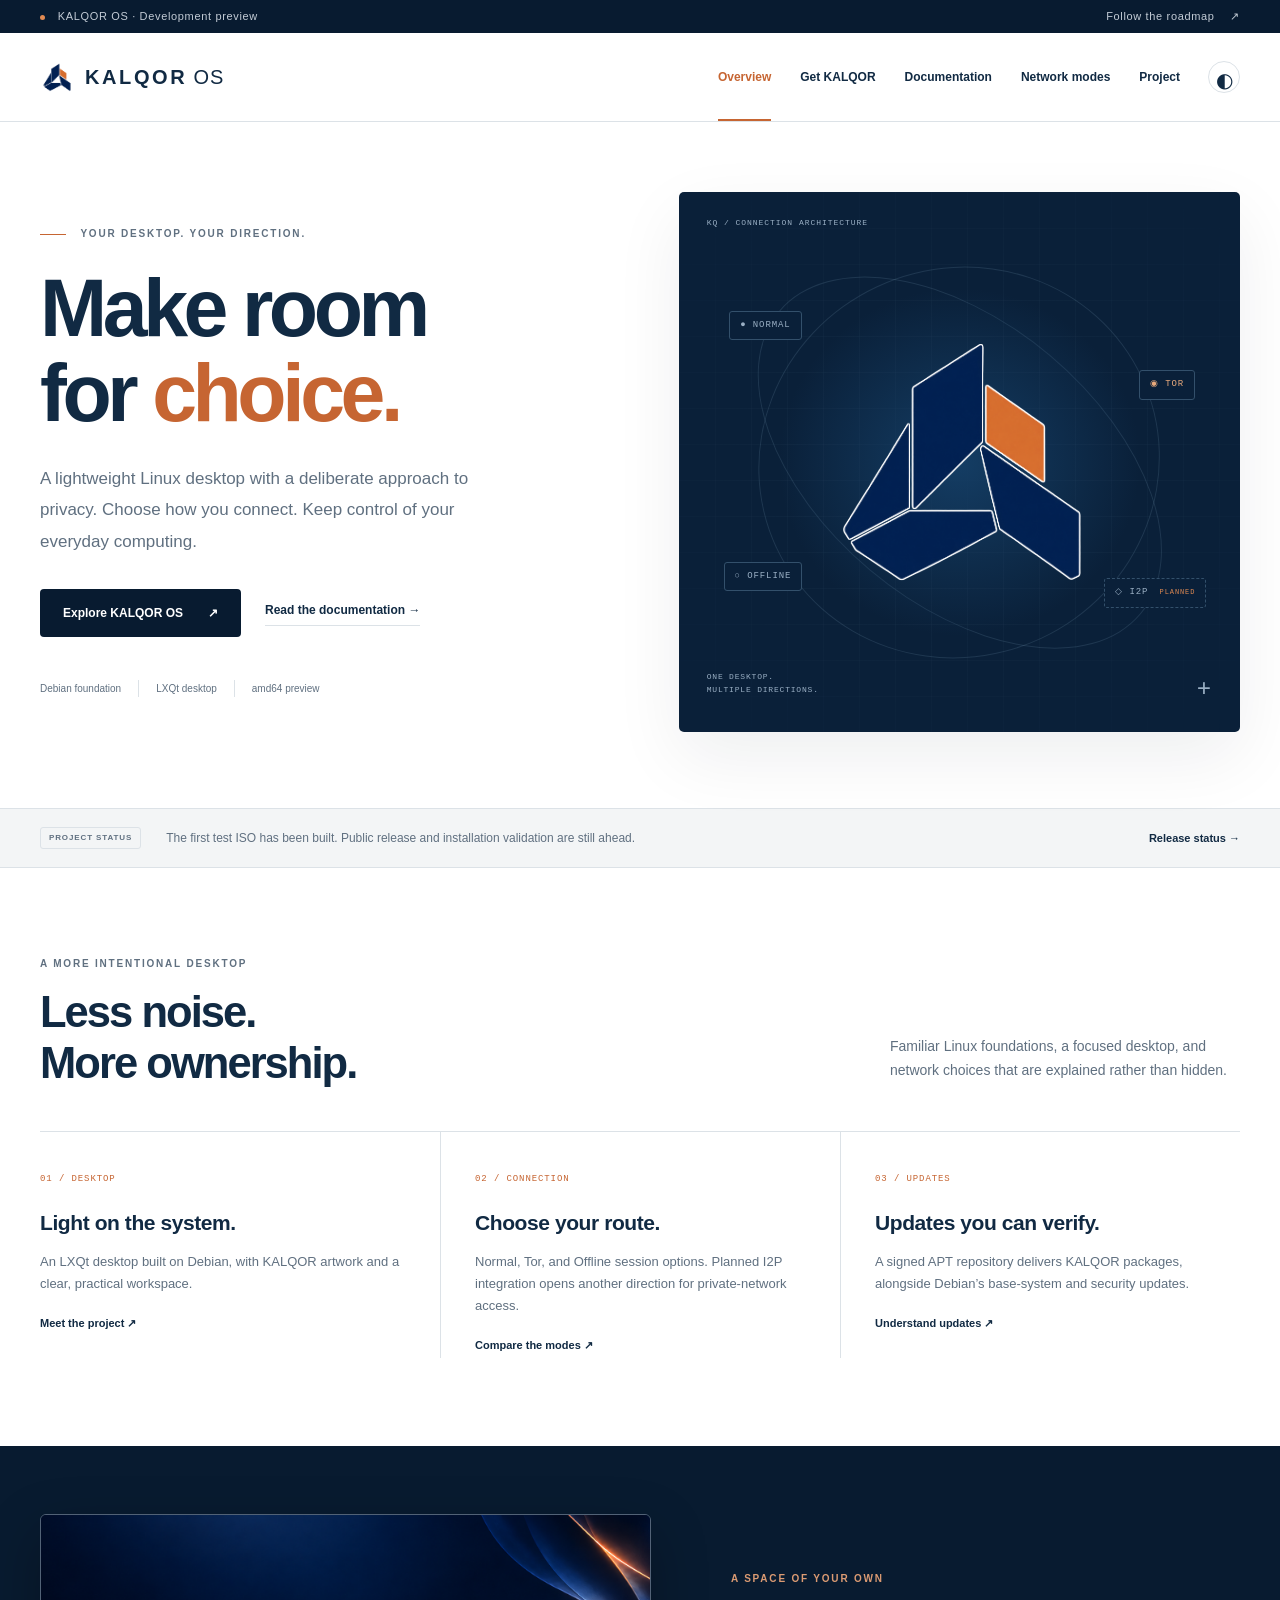
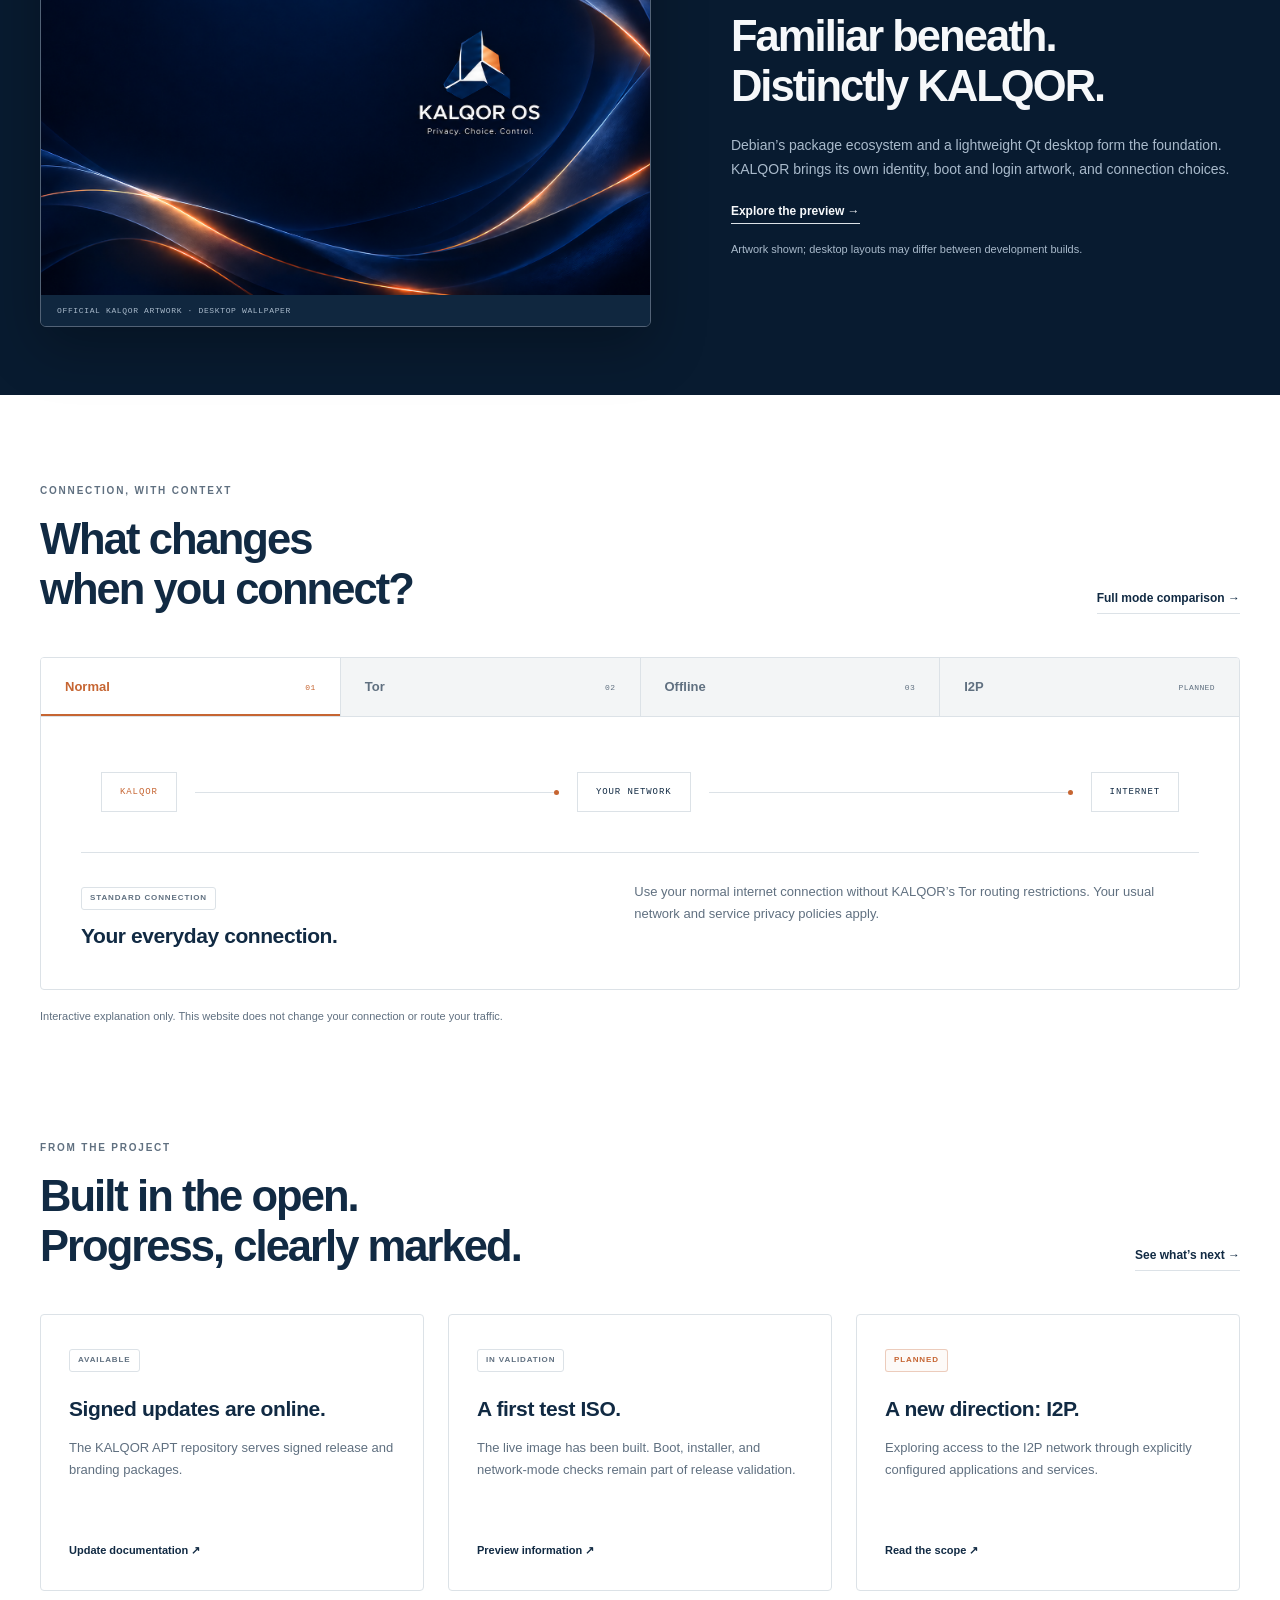
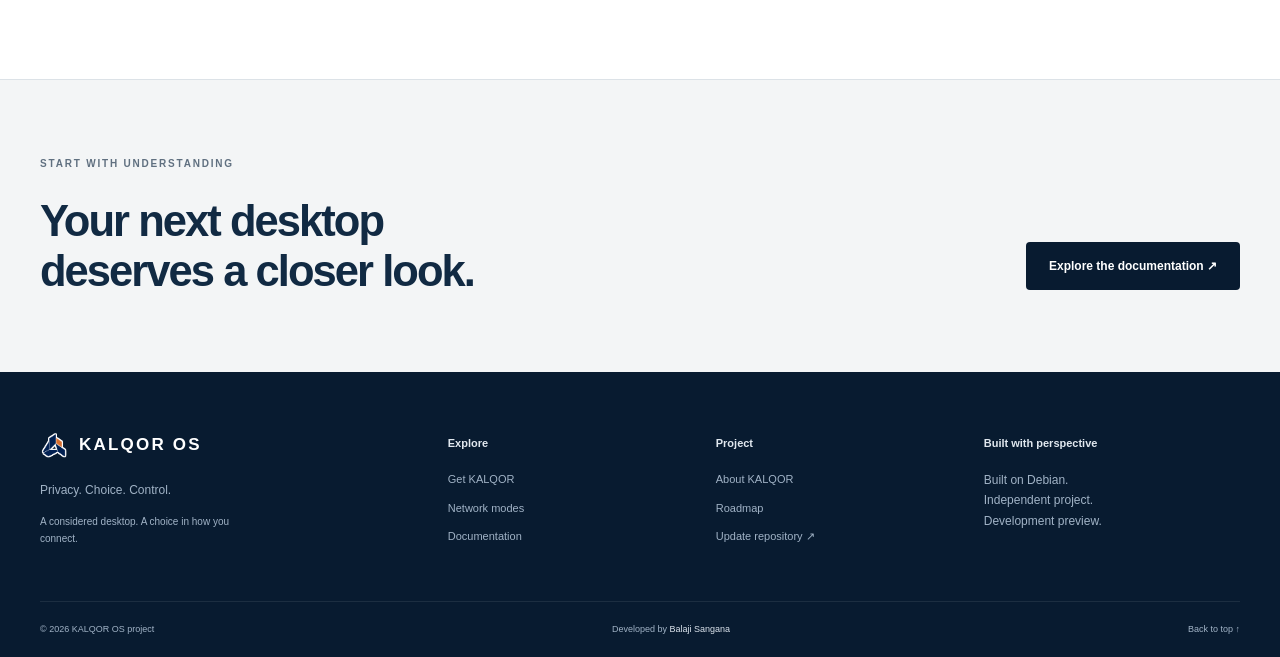
<file: index.html>
<!doctype html><html lang="en"><head><meta charset="utf-8"><meta name="viewport" content="width=device-width,initial-scale=1">
  <!-- Basic SEO -->
<title>KALQOR OS — Privacy, Choice &amp; Control | Lightweight Linux</title>
<meta charset="UTF-8">
<meta name="viewport" content="width=device-width, initial-scale=1.0">
<meta name="description" content="Discover KALQOR OS, a lightweight Debian-based Linux desktop featuring LXQt, network connection choices, documentation, and an open development roadmap.">
<meta name="keywords" content="KALQOR OS, KALQOR Linux, Debian Linux, lightweight Linux OS, LXQt desktop, privacy-focused Linux, Linux operating system, Tor, offline mode, open source">
<meta name="author" content="Balaji Sangana">
<meta name="robots" content="index, follow, max-image-preview:large, max-snippet:-1, max-video-preview:-1">
<meta name="googlebot" content="index, follow">
<meta name="language" content="English">
<meta name="referrer" content="strict-origin-when-cross-origin">
<meta name="theme-color" content="#081b30">
<meta name="color-scheme" content="dark light">

<!-- Canonical URL -->
<link rel="canonical" href="https://kalqor.org/">

<!-- Favicon -->
<link rel="icon" type="image/svg+xml" href="https://kalqor.org/assets/favicon.svg">
<link rel="apple-touch-icon" href="https://kalqor.org/assets/apple-touch-icon.png">

<!-- Open Graph: WhatsApp, Facebook, LinkedIn, Telegram -->
<meta property="og:type" content="website">
<meta property="og:site_name" content="KALQOR OS">
<meta property="og:title" content="KALQOR OS — Privacy. Choice. Control.">
<meta property="og:description" content="Explore a lightweight Debian-based Linux desktop with an LXQt environment and clearly explained network choices.">
<meta property="og:url" content="https://kalqor.org/">
<meta property="og:image" content="https://kalqor.org/assets/social-preview.png">
<meta property="og:image:secure_url" content="https://kalqor.org/assets/social-preview.png">
<meta property="og:image:type" content="image/png">
<meta property="og:image:width" content="1200">
<meta property="og:image:height" content="630">
<meta property="og:image:alt" content="KALQOR OS — Privacy. Choice. Control.">
<meta property="og:locale" content="en_IN">

<!-- Twitter / X -->
<meta name="twitter:card" content="summary_large_image">
<meta name="twitter:title" content="KALQOR OS — Privacy. Choice. Control.">
<meta name="twitter:description" content="Discover a lightweight Debian-based Linux desktop with network choices and a privacy-conscious approach to computing.">
<meta name="twitter:image" content="https://kalqor.org/assets/social-preview.png">
<meta name="twitter:image:alt" content="KALQOR OS — Privacy. Choice. Control.">

<!-- Search Engine Discovery -->
<link rel="sitemap" type="application/xml" href="https://kalqor.org/sitemap.xml">

<!-- Performance -->
<link rel="preconnect" href="https://fonts.googleapis.com">
<link rel="dns-prefetch" href="//fonts.googleapis.com">

<!-- Structured Data: Website and Software -->
<script type="application/ld+json">
{
  "@context": "https://schema.org",
  "@graph": [
    {
      "@type": "WebSite",
      "@id": "https://kalqor.org/#website",
      "name": "KALQOR OS",
      "url": "https://kalqor.org/",
      "description": "A lightweight Debian-based Linux desktop project focused on user choice and network options.",
      "inLanguage": "en",
      "author": {
        "@type": "Person",
        "name": "Balaji Sangana"
      }
    },
    {
      "@type": "SoftwareApplication",
      "@id": "https://kalqor.org/#software",
      "name": "KALQOR OS",
      "url": "https://kalqor.org/",
      "applicationCategory": "OperatingSystem",
      "operatingSystem": "Linux",
      "description": "A Debian-based Linux desktop project using LXQt, with normal, Tor, and offline connection options. I2P integration is planned."
    }
  ]
}
</script>
  <meta name="description" content="KALQOR OS: a lightweight Debian-based Linux project with choice over how you connect. Privacy. Choice. Control."><meta name="theme-color" content="#081b30"><link rel="icon" type="image/svg+xml" href="assets/favicon.svg"><link rel="stylesheet" href="style.css"><script src="app.js" defer></script></head><body><a class="skip" href="#main">Skip to content</a><div class="utility"><div class="wrap"><span><i class="dot"></i> KALQOR OS · Development preview</span><a href="project.html#roadmap">Follow the roadmap <span>↗</span></a></div></div><header><div class="wrap nav"><a class="brand" href="index.html" aria-label="KALQOR OS home"><img src="assets/kalqor-logo.png" alt=""><span>KALQOR<span class="brand-os"> OS</span></span></a><button class="menu" aria-expanded="false" aria-controls="navigation">Menu ☰</button><nav id="navigation" aria-label="Main navigation"><a href="index.html" aria-current="page">Overview</a><a href="download.html" >Get KALQOR</a><a href="docs.html" >Documentation</a><a href="network.html" >Network modes</a><a href="project.html" >Project</a></nav><button class="theme" aria-label="Switch color theme" title="Switch color theme">◐</button></div></header><main id="main"><section class="hero"><div class="wrap hero-grid"><div class="hero-copy"><p class="eyebrow"><span class="little-line"></span> YOUR DESKTOP. YOUR DIRECTION.</p><h1>Make room<br>for <em>choice.</em></h1><p class="lead">A lightweight Linux desktop with a deliberate approach to privacy. Choose how you connect. Keep control of your everyday computing.</p><div class="actions"><a class="button primary" href="download.html">Explore KALQOR OS <span>↗</span></a><a class="text-link" href="docs.html">Read the documentation →</a></div><div class="hero-meta"><span>Debian foundation</span><span>LXQt desktop</span><span>amd64 preview</span></div></div><div class="hero-art" aria-label="KALQOR emblem and network choices"><div class="art-grid"></div><div class="orbit orbit-one"></div><div class="orbit orbit-two"></div><span class="art-coordinate">KQ / CONNECTION ARCHITECTURE</span><img class="hero-emblem" src="assets/kalqor-logo.png" alt="KALQOR navy and copper emblem"><span class="art-label normal">● NORMAL</span><span class="art-label tor">◉ TOR</span><span class="art-label offline">○ OFFLINE</span><span class="art-label i2p">◇ I2P <small>PLANNED</small></span><div class="art-bottom"><span>ONE DESKTOP.<br>MULTIPLE DIRECTIONS.</span><span class="art-plus">+</span></div></div></div></section><div class="release-strip"><div class="wrap"><span class="badge">PROJECT STATUS</span><p>The first test ISO has been built. Public release and installation validation are still ahead.</p><a href="download.html">Release status →</a></div></div><section class="section"><div class="wrap"><div class="section-title"><div><p class="eyebrow">A MORE INTENTIONAL DESKTOP</p><h2>Less noise.<br>More ownership.</h2></div><p>Familiar Linux foundations, a focused desktop, and network choices that are explained rather than hidden.</p></div><div class="features"><article><span class="feature-number">01 / DESKTOP</span><h3>Light on the system.</h3><p>An LXQt desktop built on Debian, with KALQOR artwork and a clear, practical workspace.</p><a href="project.html">Meet the project ↗</a></article><article><span class="feature-number">02 / CONNECTION</span><h3>Choose your route.</h3><p>Normal, Tor, and Offline session options. Planned I2P integration opens another direction for private-network access.</p><a href="network.html">Compare the modes ↗</a></article><article><span class="feature-number">03 / UPDATES</span><h3>Updates you can verify.</h3><p>A signed APT repository delivers KALQOR packages, alongside Debian’s base-system and security updates.</p><a href="docs.html#updates">Understand updates ↗</a></article></div></div></section><section class="desktop-section"><div class="wrap desktop-grid"><div class="wallpaper-frame"><img src="assets/desktop.png" alt="KALQOR navy and copper desktop wallpaper" loading="lazy"><span>OFFICIAL KALQOR ARTWORK · DESKTOP WALLPAPER</span></div><div><p class="eyebrow">A SPACE OF YOUR OWN</p><h2>Familiar beneath.<br>Distinctly KALQOR.</h2><p>Debian’s package ecosystem and a lightweight Qt desktop form the foundation. KALQOR brings its own identity, boot and login artwork, and connection choices.</p><a class="text-link" href="download.html">Explore the preview →</a><p class="caption">Artwork shown; desktop layouts may differ between development builds.</p></div></div></section><section class="section"><div class="wrap"><div class="section-title"><div><p class="eyebrow">CONNECTION, WITH CONTEXT</p><h2>What changes<br>when you connect?</h2></div><a class="text-link" href="network.html">Full mode comparison →</a></div><div class="mode-demo"><div class="mode-tabs" role="tablist" aria-label="Network mode illustration"><button role="tab" id="tab-normal" aria-selected="true" aria-controls="mode-panel" data-mode="normal">Normal <span>01</span></button><button role="tab" id="tab-tor" aria-selected="false" aria-controls="mode-panel" data-mode="tor" tabindex="-1">Tor <span>02</span></button><button role="tab" id="tab-offline" aria-selected="false" aria-controls="mode-panel" data-mode="offline" tabindex="-1">Offline <span>03</span></button><button role="tab" id="tab-i2p" aria-selected="false" aria-controls="mode-panel" data-mode="i2p" tabindex="-1">I2P <span>PLANNED</span></button></div><div id="mode-panel" role="tabpanel" aria-labelledby="tab-normal" tabindex="0"><div class="route"><span class="route-device">KALQOR</span><div class="route-line"></div><span class="route-middle">YOUR NETWORK</span><div class="route-line"></div><span class="route-dest">INTERNET</span></div><div class="mode-copy"><div><span class="badge mode-badge">STANDARD CONNECTION</span><h3 class="mode-title">Your everyday connection.</h3></div><p class="mode-description">Use your normal internet connection without KALQOR’s Tor routing restrictions. Your usual network and service privacy policies apply.</p></div></div></div><p class="caption">Interactive explanation only. This website does not change your connection or route your traffic.</p></div></section><section class="section project-notes"><div class="wrap"><div class="section-title"><div><p class="eyebrow">FROM THE PROJECT</p><h2>Built in the open.<br>Progress, clearly marked.</h2></div><a class="text-link" href="project.html#roadmap">See what’s next →</a></div><div class="notes"><a href="docs.html#updates"><span class="badge">AVAILABLE</span><h3>Signed updates are online.</h3><p>The KALQOR APT repository serves signed release and branding packages.</p><span>Update documentation ↗</span></a><a href="download.html"><span class="badge">IN VALIDATION</span><h3>A first test ISO.</h3><p>The live image has been built. Boot, installer, and network-mode checks remain part of release validation.</p><span>Preview information ↗</span></a><a href="network.html#i2p"><span class="badge planned">PLANNED</span><h3>A new direction: I2P.</h3><p>Exploring access to the I2P network through explicitly configured applications and services.</p><span>Read the scope ↗</span></a></div></div></section><section class="closing"><div class="wrap"><p class="eyebrow">START WITH UNDERSTANDING</p><h2>Your next desktop<br>deserves a closer look.</h2><a class="button primary" href="docs.html">Explore the documentation ↗</a></div></section></main><footer><div class="wrap footer-top"><div><a class="brand" href="index.html"><img src="assets/kalqor-logo.png" alt=""><span>KALQOR OS</span></a><p>Privacy. Choice. Control.</p><small>A considered desktop. A choice in how you connect.</small></div><div><b>Explore</b><a href="download.html">Get KALQOR</a><a href="network.html">Network modes</a><a href="docs.html">Documentation</a></div><div><b>Project</b><a href="project.html">About KALQOR</a><a href="project.html#roadmap">Roadmap</a><a href="https://github.com/kalqor-os/kalqor-update">Update repository ↗</a></div><div><b>Built with perspective</b><p>Built on Debian.<br>Independent project.<br>Development preview.</p></div></div><div class="wrap footer-bottom"><span>© 2026 KALQOR OS project</span><span>Developed by <strong>Balaji Sangana</strong></span><a href="#main">Back to top ↑</a></div></footer><div class="toast" role="status" aria-live="polite"></div></body></html>
</file>
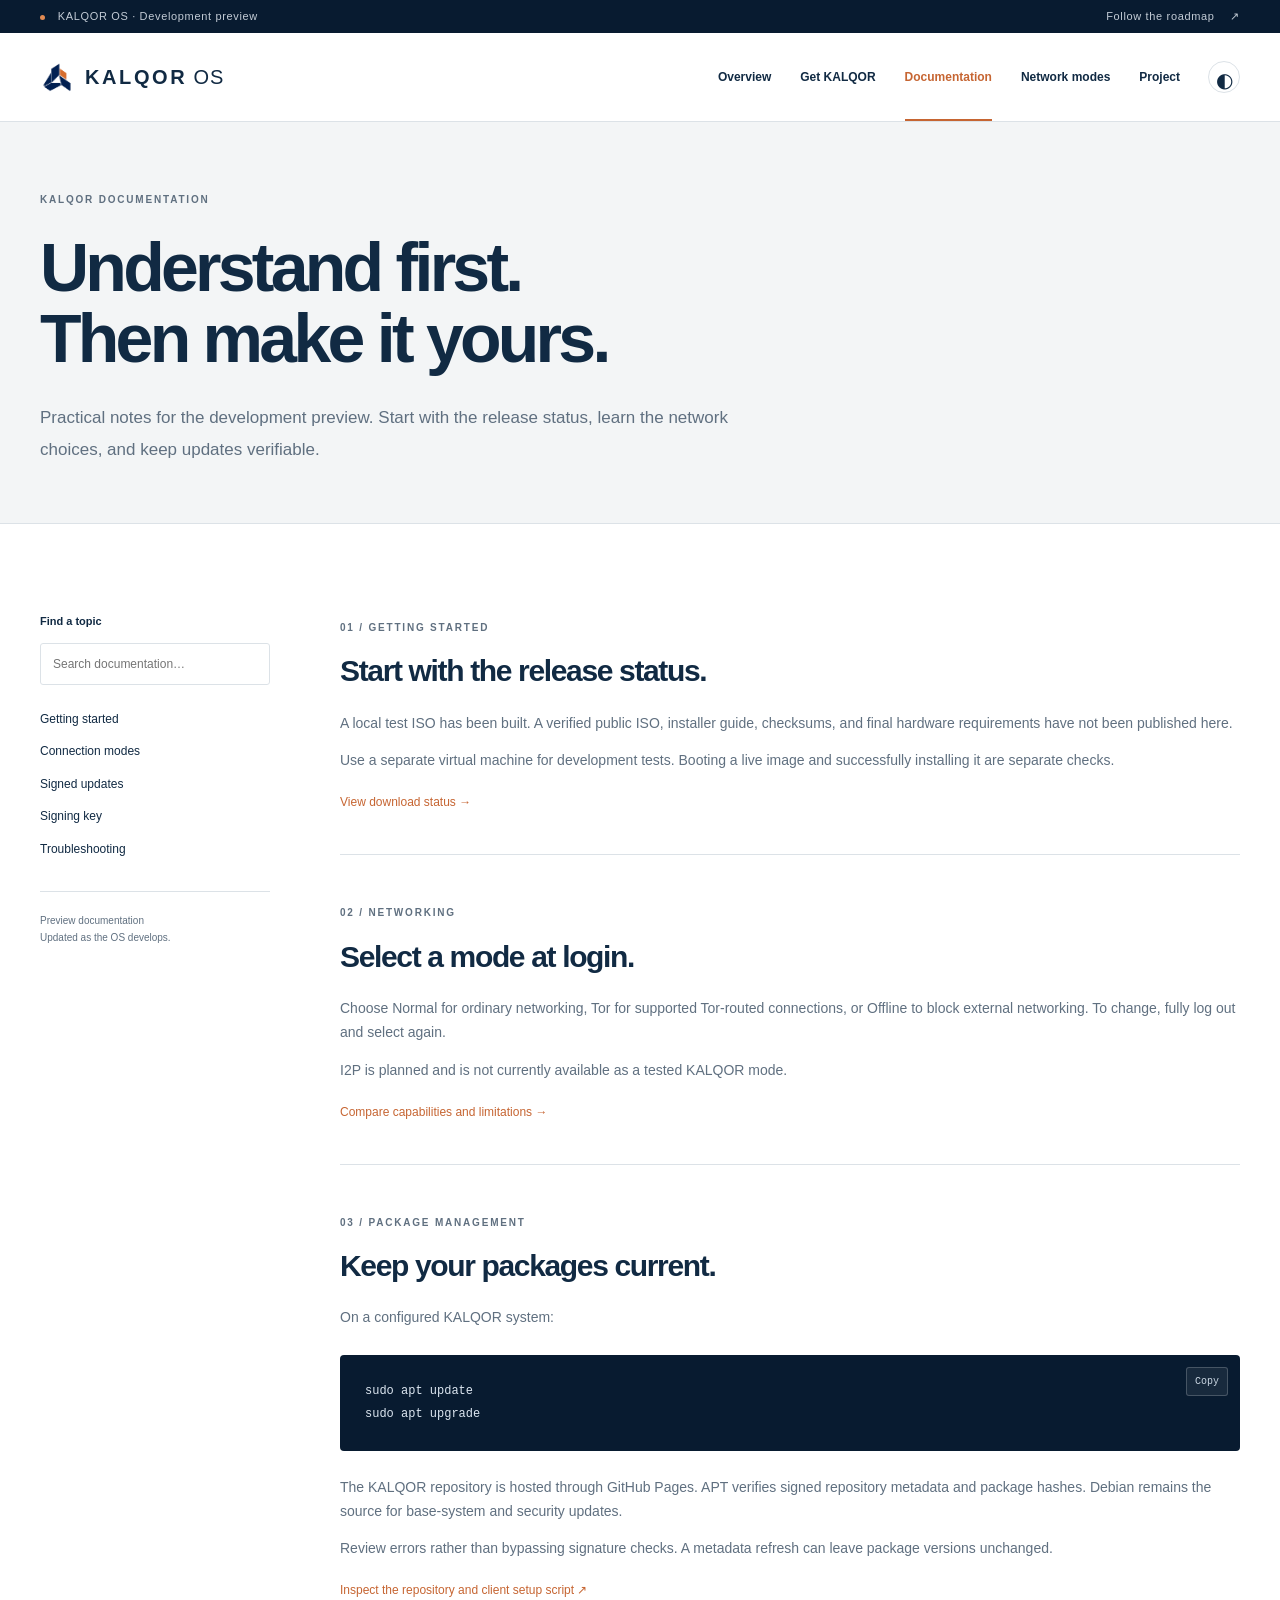
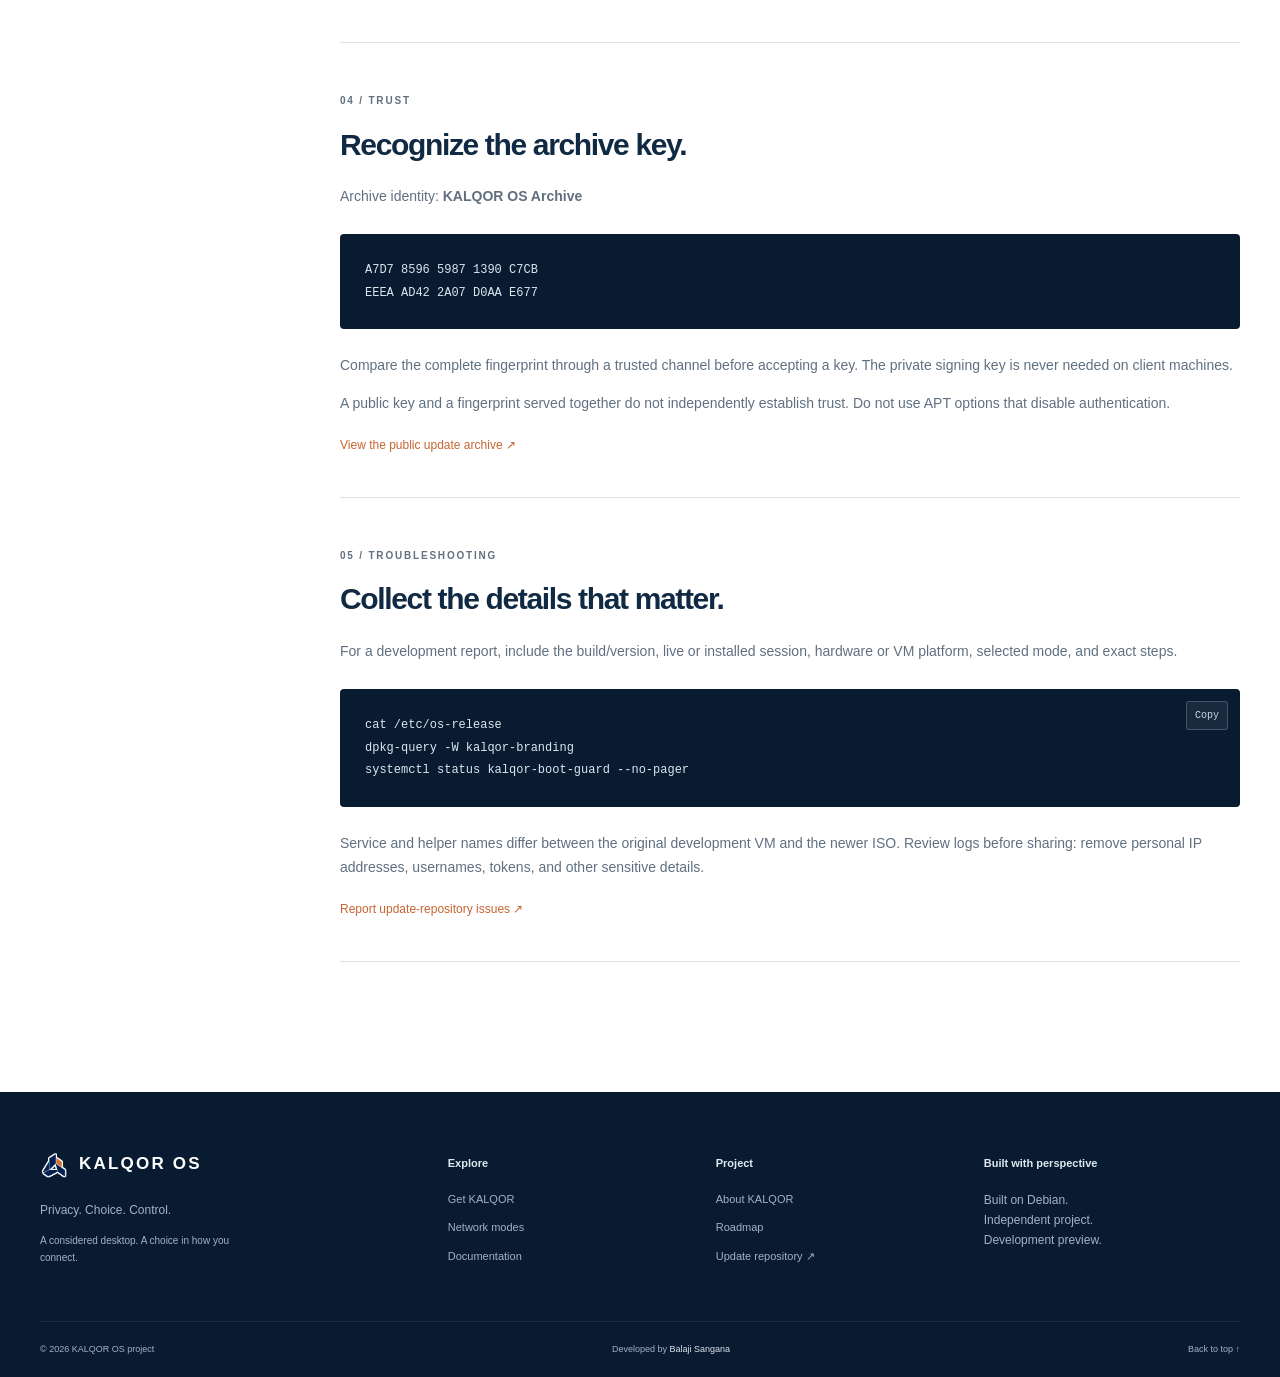
<file: docs.html>
<!doctype html><html lang="en"><head><meta charset="utf-8"><meta name="viewport" content="width=device-width,initial-scale=1"><title>Documentation — KALQOR OS</title><meta name="description" content="KALQOR OS: a lightweight Debian-based Linux project with choice over how you connect. Privacy. Choice. Control."><meta name="theme-color" content="#081b30"><link rel="icon" type="image/svg+xml" href="assets/favicon.svg"><link rel="stylesheet" href="style.css"><script src="app.js" defer></script></head><body><a class="skip" href="#main">Skip to content</a><div class="utility"><div class="wrap"><span><i class="dot"></i> KALQOR OS · Development preview</span><a href="project.html#roadmap">Follow the roadmap <span>↗</span></a></div></div><header><div class="wrap nav"><a class="brand" href="index.html" aria-label="KALQOR OS home"><img src="assets/kalqor-logo.png" alt=""><span>KALQOR<span class="brand-os"> OS</span></span></a><button class="menu" aria-expanded="false" aria-controls="navigation">Menu ☰</button><nav id="navigation" aria-label="Main navigation"><a href="index.html" >Overview</a><a href="download.html" >Get KALQOR</a><a href="docs.html" aria-current="page">Documentation</a><a href="network.html" >Network modes</a><a href="project.html" >Project</a></nav><button class="theme" aria-label="Switch color theme" title="Switch color theme">◐</button></div></header><main id="main"><section class="page-head"><div class="wrap"><p class="eyebrow">KALQOR DOCUMENTATION</p><h1>Understand first.<br>Then make it yours.</h1><p class="lead">Practical notes for the development preview. Start with the release status, learn the network choices, and keep updates verifiable.</p></div></section><section class="section"><div class="wrap docs-grid"><aside class="docs-nav"><label for="doc-search">Find a topic</label><input id="doc-search" type="search" placeholder="Search documentation…"><a href="#start">Getting started</a><a href="#modes">Connection modes</a><a href="#updates">Signed updates</a><a href="#verify">Signing key</a><a href="#help">Troubleshooting</a><p>Preview documentation<br>Updated as the OS develops.</p></aside><div class="docs-content"><p id="no-results" hidden>No matching topics. Try “updates”, “Tor”, or “login”.</p><article id="start" data-doc><span class="eyebrow">01 / GETTING STARTED</span><h2>Start with the release status.</h2><p>A local test ISO has been built. A verified public ISO, installer guide, checksums, and final hardware requirements have not been published here.</p><p>Use a separate virtual machine for development tests. Booting a live image and successfully installing it are separate checks.</p><a href="download.html">View download status →</a></article><article id="modes" data-doc><span class="eyebrow">02 / NETWORKING</span><h2>Select a mode at login.</h2><p>Choose Normal for ordinary networking, Tor for supported Tor-routed connections, or Offline to block external networking. To change, fully log out and select again.</p><p>I2P is planned and is not currently available as a tested KALQOR mode.</p><a href="network.html">Compare capabilities and limitations →</a></article><article id="updates" data-doc><span class="eyebrow">03 / PACKAGE MANAGEMENT</span><h2>Keep your packages current.</h2><p>On a configured KALQOR system:</p><pre><code>sudo apt update
sudo apt upgrade</code><button class="copy" aria-label="Copy APT update commands">Copy</button></pre><p>The KALQOR repository is hosted through GitHub Pages. APT verifies signed repository metadata and package hashes. Debian remains the source for base-system and security updates.</p><p>Review errors rather than bypassing signature checks. A metadata refresh can leave package versions unchanged.</p><a href="https://github.com/kalqor-os/kalqor-update">Inspect the repository and client setup script ↗</a></article><article id="verify" data-doc><span class="eyebrow">04 / TRUST</span><h2>Recognize the archive key.</h2><p>Archive identity: <strong>KALQOR OS Archive</strong></p><pre><code>A7D7 8596 5987 1390 C7CB
EEEA AD42 2A07 D0AA E677</code></pre><p>Compare the complete fingerprint through a trusted channel before accepting a key. The private signing key is never needed on client machines.</p><p>A public key and a fingerprint served together do not independently establish trust. Do not use APT options that disable authentication.</p><a href="https://kalqor-os.github.io/kalqor-update/">View the public update archive ↗</a></article><article id="help" data-doc><span class="eyebrow">05 / TROUBLESHOOTING</span><h2>Collect the details that matter.</h2><p>For a development report, include the build/version, live or installed session, hardware or VM platform, selected mode, and exact steps.</p><pre><code>cat /etc/os-release
dpkg-query -W kalqor-branding
systemctl status kalqor-boot-guard --no-pager</code><button class="copy" aria-label="Copy diagnostic commands">Copy</button></pre><p>Service and helper names differ between the original development VM and the newer ISO. Review logs before sharing: remove personal IP addresses, usernames, tokens, and other sensitive details.</p><a href="https://github.com/kalqor-os/kalqor-update/issues">Report update-repository issues ↗</a></article></div></div></section></main><footer><div class="wrap footer-top"><div><a class="brand" href="index.html"><img src="assets/kalqor-logo.png" alt=""><span>KALQOR OS</span></a><p>Privacy. Choice. Control.</p><small>A considered desktop. A choice in how you connect.</small></div><div><b>Explore</b><a href="download.html">Get KALQOR</a><a href="network.html">Network modes</a><a href="docs.html">Documentation</a></div><div><b>Project</b><a href="project.html">About KALQOR</a><a href="project.html#roadmap">Roadmap</a><a href="https://github.com/kalqor-os/kalqor-update">Update repository ↗</a></div><div><b>Built with perspective</b><p>Built on Debian.<br>Independent project.<br>Development preview.</p></div></div><div class="wrap footer-bottom"><span>© 2026 KALQOR OS project</span><span>Developed by <strong>Balaji Sangana</strong></span><a href="#main">Back to top ↑</a></div></footer><div class="toast" role="status" aria-live="polite"></div></body></html>
</file>
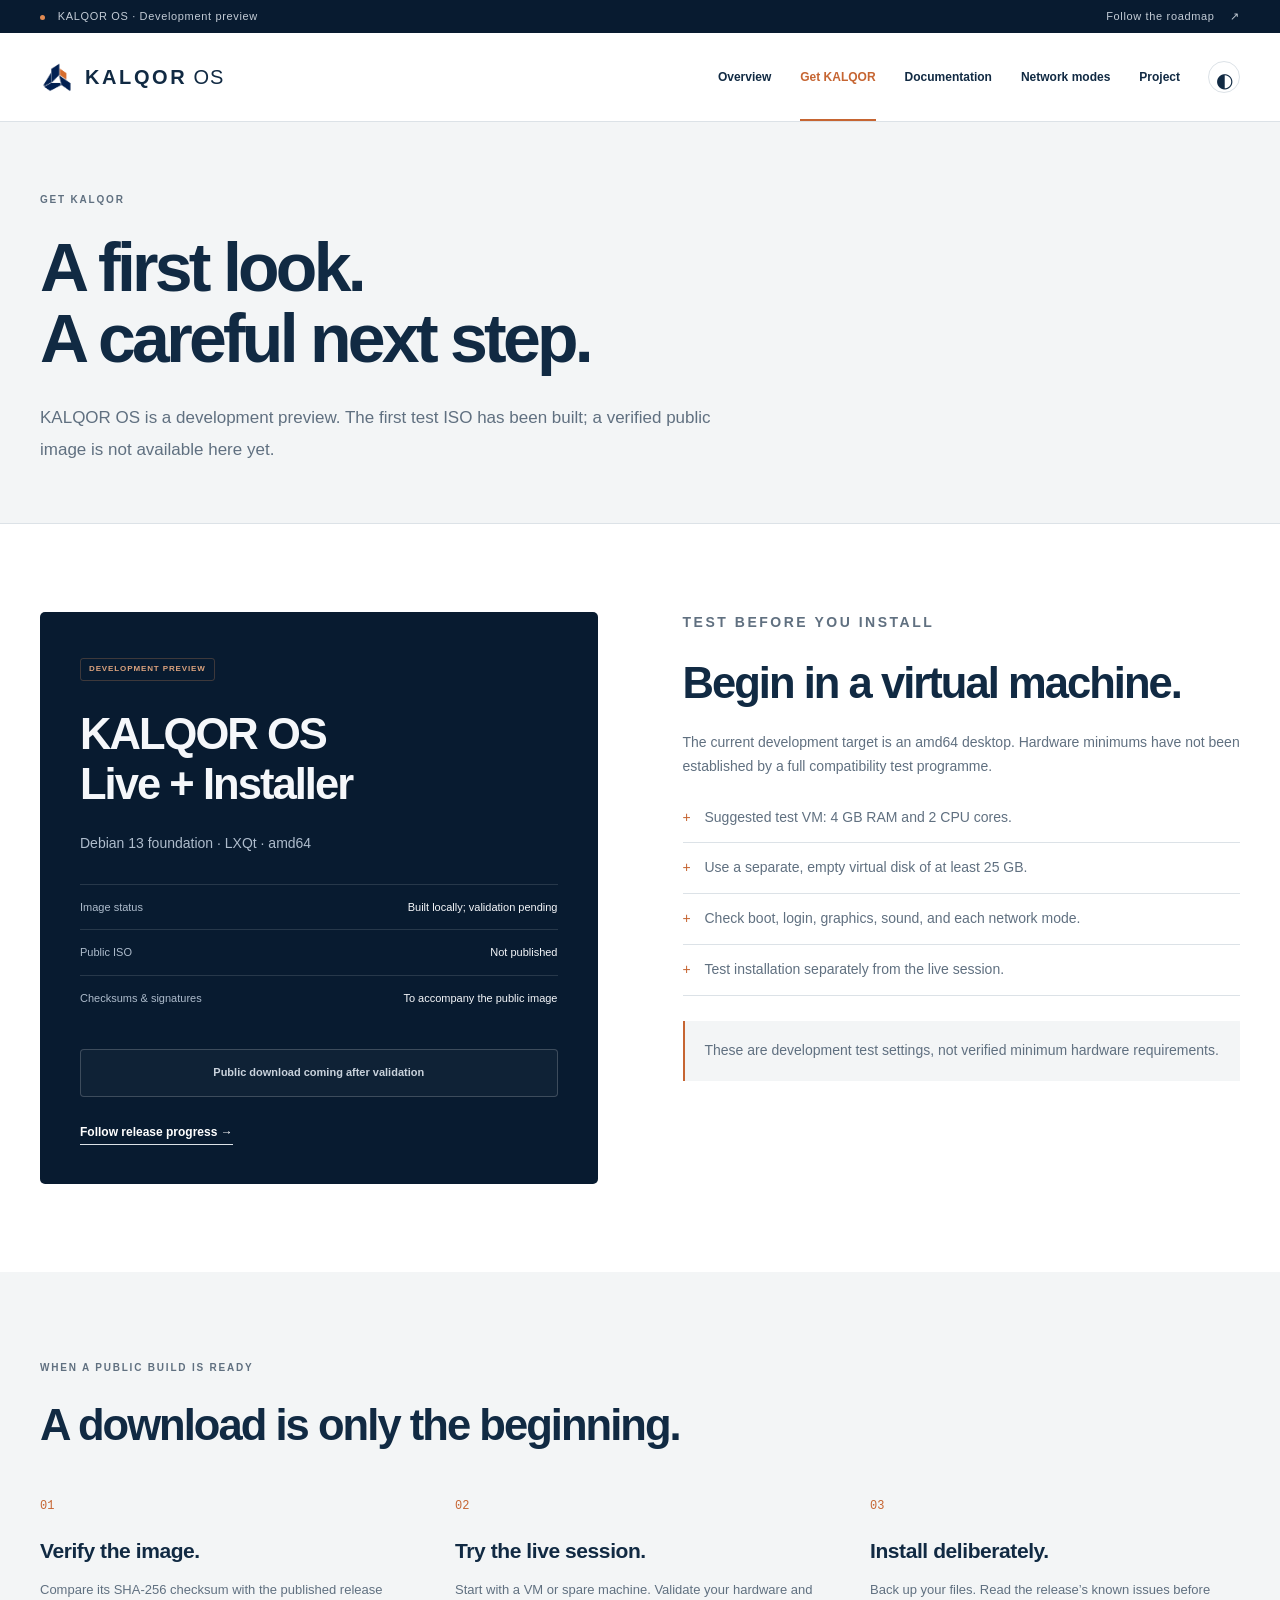
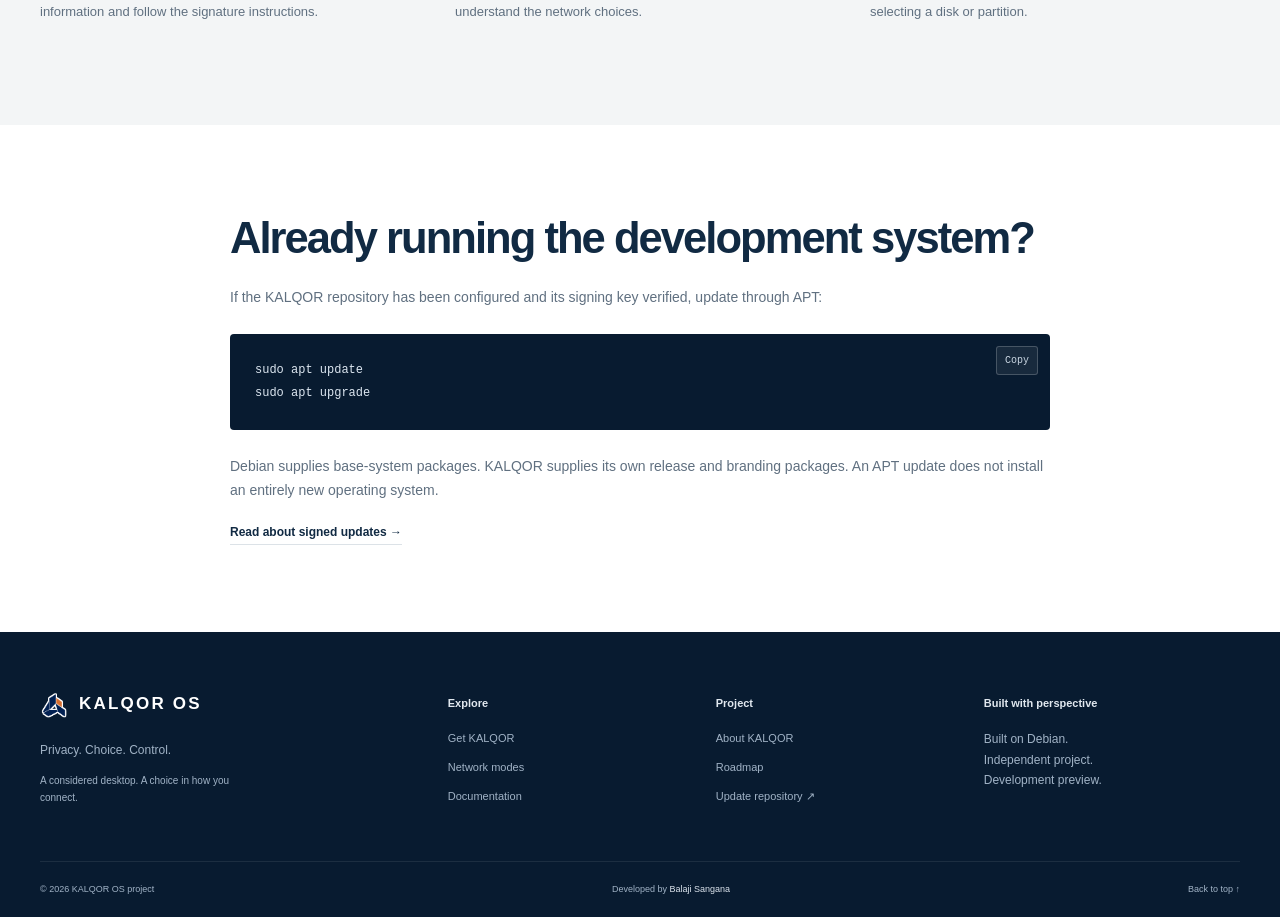
<file: download.html>
<!doctype html><html lang="en"><head><meta charset="utf-8"><meta name="viewport" content="width=device-width,initial-scale=1"><title>Get KALQOR — KALQOR OS</title><meta name="description" content="KALQOR OS: a lightweight Debian-based Linux project with choice over how you connect. Privacy. Choice. Control."><meta name="theme-color" content="#081b30"><link rel="icon" type="image/svg+xml" href="assets/favicon.svg"><link rel="stylesheet" href="style.css"><script src="app.js" defer></script></head><body><a class="skip" href="#main">Skip to content</a><div class="utility"><div class="wrap"><span><i class="dot"></i> KALQOR OS · Development preview</span><a href="project.html#roadmap">Follow the roadmap <span>↗</span></a></div></div><header><div class="wrap nav"><a class="brand" href="index.html" aria-label="KALQOR OS home"><img src="assets/kalqor-logo.png" alt=""><span>KALQOR<span class="brand-os"> OS</span></span></a><button class="menu" aria-expanded="false" aria-controls="navigation">Menu ☰</button><nav id="navigation" aria-label="Main navigation"><a href="index.html" >Overview</a><a href="download.html" aria-current="page">Get KALQOR</a><a href="docs.html" >Documentation</a><a href="network.html" >Network modes</a><a href="project.html" >Project</a></nav><button class="theme" aria-label="Switch color theme" title="Switch color theme">◐</button></div></header><main id="main"><section class="page-head"><div class="wrap"><p class="eyebrow">GET KALQOR</p><h1>A first look.<br>A careful next step.</h1><p class="lead">KALQOR OS is a development preview. The first test ISO has been built; a verified public image is not available here yet.</p></div></section><section class="section"><div class="wrap two-col"><article class="download-card"><span class="badge">DEVELOPMENT PREVIEW</span><h2>KALQOR OS<br>Live + Installer</h2><p>Debian 13 foundation · LXQt · amd64</p><dl><div><dt>Image status</dt><dd>Built locally; validation pending</dd></div><div><dt>Public ISO</dt><dd>Not published</dd></div><div><dt>Checksums & signatures</dt><dd>To accompany the public image</dd></div></dl><button class="button unavailable" disabled>Public download coming after validation</button><a class="text-link" href="project.html#roadmap">Follow release progress →</a></article><div><p class="eyebrow">TEST BEFORE YOU INSTALL</p><h2>Begin in a virtual machine.</h2><p>The current development target is an amd64 desktop. Hardware minimums have not been established by a full compatibility test programme.</p><ul class="check-list"><li>Suggested test VM: 4 GB RAM and 2 CPU cores.</li><li>Use a separate, empty virtual disk of at least 25 GB.</li><li>Check boot, login, graphics, sound, and each network mode.</li><li>Test installation separately from the live session.</li></ul><p class="callout">These are development test settings, not verified minimum hardware requirements.</p></div></div></section><section class="section soft"><div class="wrap"><p class="eyebrow">WHEN A PUBLIC BUILD IS READY</p><h2>A download is only the beginning.</h2><div class="steps"><article><span>01</span><h3>Verify the image.</h3><p>Compare its SHA-256 checksum with the published release information and follow the signature instructions.</p></article><article><span>02</span><h3>Try the live session.</h3><p>Start with a VM or spare machine. Validate your hardware and understand the network choices.</p></article><article><span>03</span><h3>Install deliberately.</h3><p>Back up your files. Read the release’s known issues before selecting a disk or partition.</p></article></div></div></section><section class="section"><div class="wrap narrow"><h2>Already running the development system?</h2><p>If the KALQOR repository has been configured and its signing key verified, update through APT:</p><pre><code>sudo apt update
sudo apt upgrade</code><button class="copy" aria-label="Copy update commands">Copy</button></pre><p>Debian supplies base-system packages. KALQOR supplies its own release and branding packages. An APT update does not install an entirely new operating system.</p><a class="text-link" href="docs.html#updates">Read about signed updates →</a></div></section></main><footer><div class="wrap footer-top"><div><a class="brand" href="index.html"><img src="assets/kalqor-logo.png" alt=""><span>KALQOR OS</span></a><p>Privacy. Choice. Control.</p><small>A considered desktop. A choice in how you connect.</small></div><div><b>Explore</b><a href="download.html">Get KALQOR</a><a href="network.html">Network modes</a><a href="docs.html">Documentation</a></div><div><b>Project</b><a href="project.html">About KALQOR</a><a href="project.html#roadmap">Roadmap</a><a href="https://github.com/kalqor-os/kalqor-update">Update repository ↗</a></div><div><b>Built with perspective</b><p>Built on Debian.<br>Independent project.<br>Development preview.</p></div></div><div class="wrap footer-bottom"><span>© 2026 KALQOR OS project</span><span>Developed by <strong>Balaji Sangana</strong></span><a href="#main">Back to top ↑</a></div></footer><div class="toast" role="status" aria-live="polite"></div></body></html>
</file>
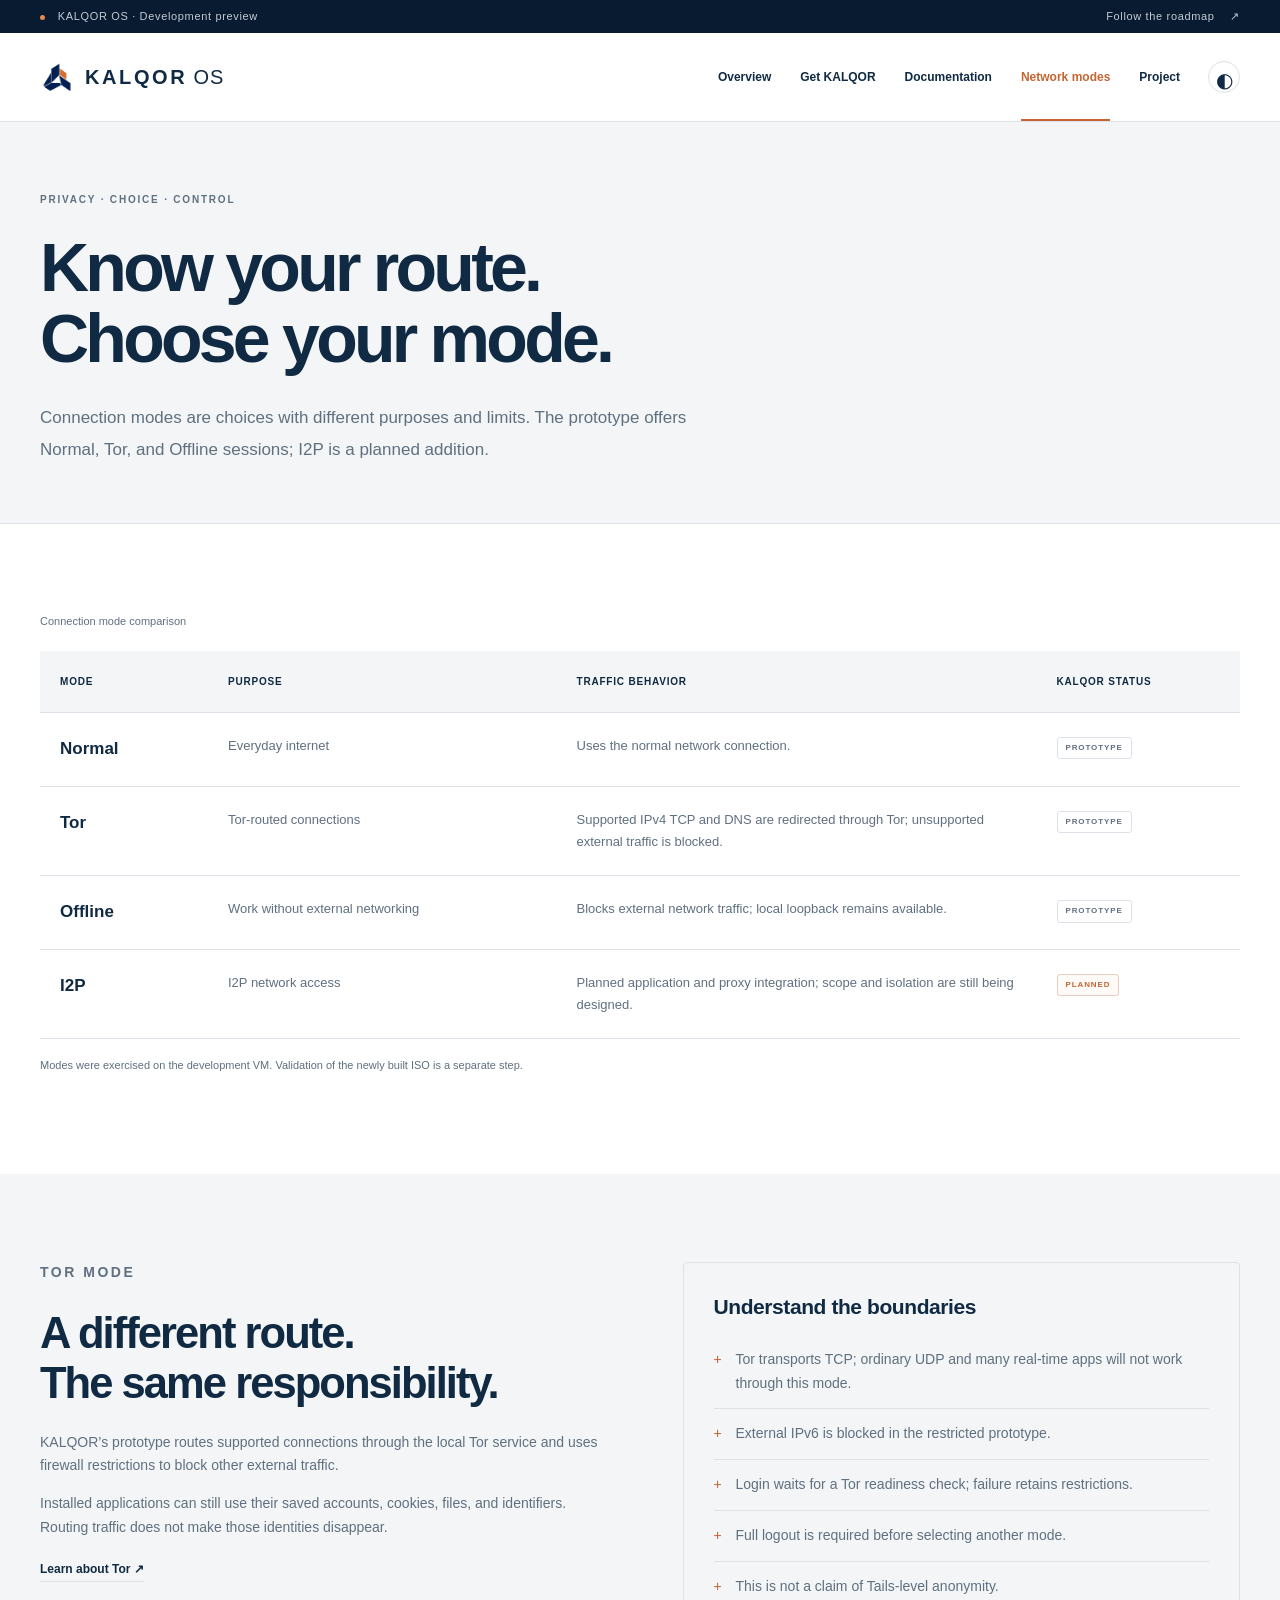
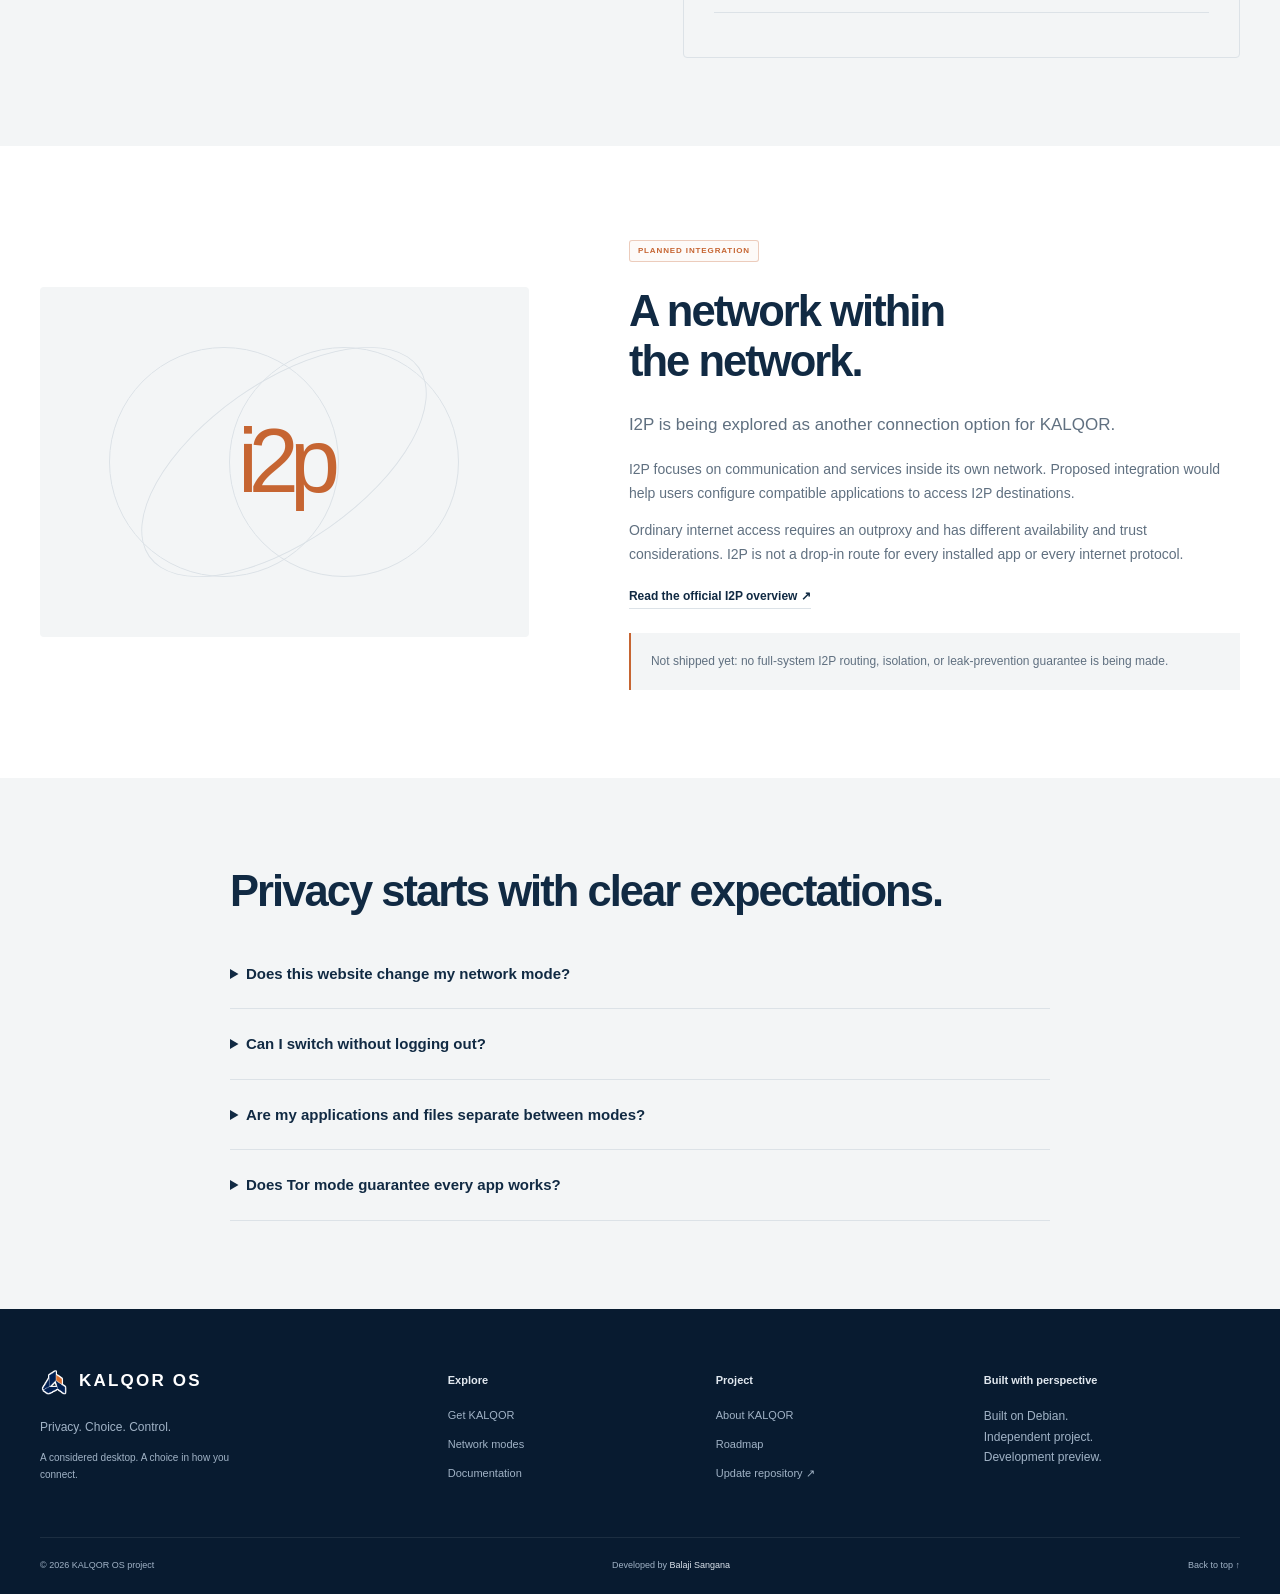
<file: network.html>
<!doctype html><html lang="en"><head><meta charset="utf-8"><meta name="viewport" content="width=device-width,initial-scale=1"><title>Network modes — KALQOR OS</title><meta name="description" content="KALQOR OS: a lightweight Debian-based Linux project with choice over how you connect. Privacy. Choice. Control."><meta name="theme-color" content="#081b30"><link rel="icon" type="image/svg+xml" href="assets/favicon.svg"><link rel="stylesheet" href="style.css"><script src="app.js" defer></script></head><body><a class="skip" href="#main">Skip to content</a><div class="utility"><div class="wrap"><span><i class="dot"></i> KALQOR OS · Development preview</span><a href="project.html#roadmap">Follow the roadmap <span>↗</span></a></div></div><header><div class="wrap nav"><a class="brand" href="index.html" aria-label="KALQOR OS home"><img src="assets/kalqor-logo.png" alt=""><span>KALQOR<span class="brand-os"> OS</span></span></a><button class="menu" aria-expanded="false" aria-controls="navigation">Menu ☰</button><nav id="navigation" aria-label="Main navigation"><a href="index.html" >Overview</a><a href="download.html" >Get KALQOR</a><a href="docs.html" >Documentation</a><a href="network.html" aria-current="page">Network modes</a><a href="project.html" >Project</a></nav><button class="theme" aria-label="Switch color theme" title="Switch color theme">◐</button></div></header><main id="main"><section class="page-head"><div class="wrap"><p class="eyebrow">PRIVACY · CHOICE · CONTROL</p><h1>Know your route.<br>Choose your mode.</h1><p class="lead">Connection modes are choices with different purposes and limits. The prototype offers Normal, Tor, and Offline sessions; I2P is a planned addition.</p></div></section><section class="section"><div class="wrap"><div class="table-scroll"><table><caption>Connection mode comparison</caption><thead><tr><th>Mode</th><th>Purpose</th><th>Traffic behavior</th><th>KALQOR status</th></tr></thead><tbody><tr><th>Normal</th><td>Everyday internet</td><td>Uses the normal network connection.</td><td><span class="badge">PROTOTYPE</span></td></tr><tr><th>Tor</th><td>Tor-routed connections</td><td>Supported IPv4 TCP and DNS are redirected through Tor; unsupported external traffic is blocked.</td><td><span class="badge">PROTOTYPE</span></td></tr><tr><th>Offline</th><td>Work without external networking</td><td>Blocks external network traffic; local loopback remains available.</td><td><span class="badge">PROTOTYPE</span></td></tr><tr><th>I2P</th><td>I2P network access</td><td>Planned application and proxy integration; scope and isolation are still being designed.</td><td><span class="badge planned">PLANNED</span></td></tr></tbody></table></div><p class="caption">Modes were exercised on the development VM. Validation of the newly built ISO is a separate step.</p></div></section><section class="section soft"><div class="wrap two-col"><div><p class="eyebrow">TOR MODE</p><h2>A different route.<br>The same responsibility.</h2><p>KALQOR’s prototype routes supported connections through the local Tor service and uses firewall restrictions to block other external traffic.</p><p>Installed applications can still use their saved accounts, cookies, files, and identifiers. Routing traffic does not make those identities disappear.</p><a href="https://www.torproject.org/" class="text-link">Learn about Tor ↗</a></div><div class="detail-panel"><h3>Understand the boundaries</h3><ul class="check-list"><li>Tor transports TCP; ordinary UDP and many real-time apps will not work through this mode.</li><li>External IPv6 is blocked in the restricted prototype.</li><li>Login waits for a Tor readiness check; failure retains restrictions.</li><li>Full logout is required before selecting another mode.</li><li>This is not a claim of Tails-level anonymity.</li></ul></div></div></section><section class="section" id="i2p"><div class="wrap i2p-feature"><div class="i2p-symbol" aria-hidden="true"><span>i2p</span><i></i><i></i><i></i></div><div><span class="badge planned">PLANNED INTEGRATION</span><h2>A network within<br>the network.</h2><p class="lead">I2P is being explored as another connection option for KALQOR.</p><p>I2P focuses on communication and services inside its own network. Proposed integration would help users configure compatible applications to access I2P destinations.</p><p>Ordinary internet access requires an outproxy and has different availability and trust considerations. I2P is not a drop-in route for every installed app or every internet protocol.</p><a class="text-link" href="https://i2p.net/en/docs/overview/intro/">Read the official I2P overview ↗</a><div class="callout">Not shipped yet: no full-system I2P routing, isolation, or leak-prevention guarantee is being made.</div></div></div></section><section class="section soft"><div class="wrap narrow"><h2>Privacy starts with clear expectations.</h2><details><summary>Does this website change my network mode?</summary><p>No. The website explains the modes. You select an OS session at the KALQOR login screen.</p></details><details><summary>Can I switch without logging out?</summary><p>The intended workflow requires a full logout and a new mode selection at login. A network guard is designed to apply before login and again on logout.</p></details><details><summary>Are my applications and files separate between modes?</summary><p>Not automatically. The same account retains its profiles and data. Separate identity and application-profile isolation are not promised.</p></details><details><summary>Does Tor mode guarantee every app works?</summary><p>No. Unsupported protocols are blocked, and applications may still identify you through their own data or login sessions.</p></details></div></section></main><footer><div class="wrap footer-top"><div><a class="brand" href="index.html"><img src="assets/kalqor-logo.png" alt=""><span>KALQOR OS</span></a><p>Privacy. Choice. Control.</p><small>A considered desktop. A choice in how you connect.</small></div><div><b>Explore</b><a href="download.html">Get KALQOR</a><a href="network.html">Network modes</a><a href="docs.html">Documentation</a></div><div><b>Project</b><a href="project.html">About KALQOR</a><a href="project.html#roadmap">Roadmap</a><a href="https://github.com/kalqor-os/kalqor-update">Update repository ↗</a></div><div><b>Built with perspective</b><p>Built on Debian.<br>Independent project.<br>Development preview.</p></div></div><div class="wrap footer-bottom"><span>© 2026 KALQOR OS project</span><span>Developed by <strong>Balaji Sangana</strong></span><a href="#main">Back to top ↑</a></div></footer><div class="toast" role="status" aria-live="polite"></div></body></html>
</file>
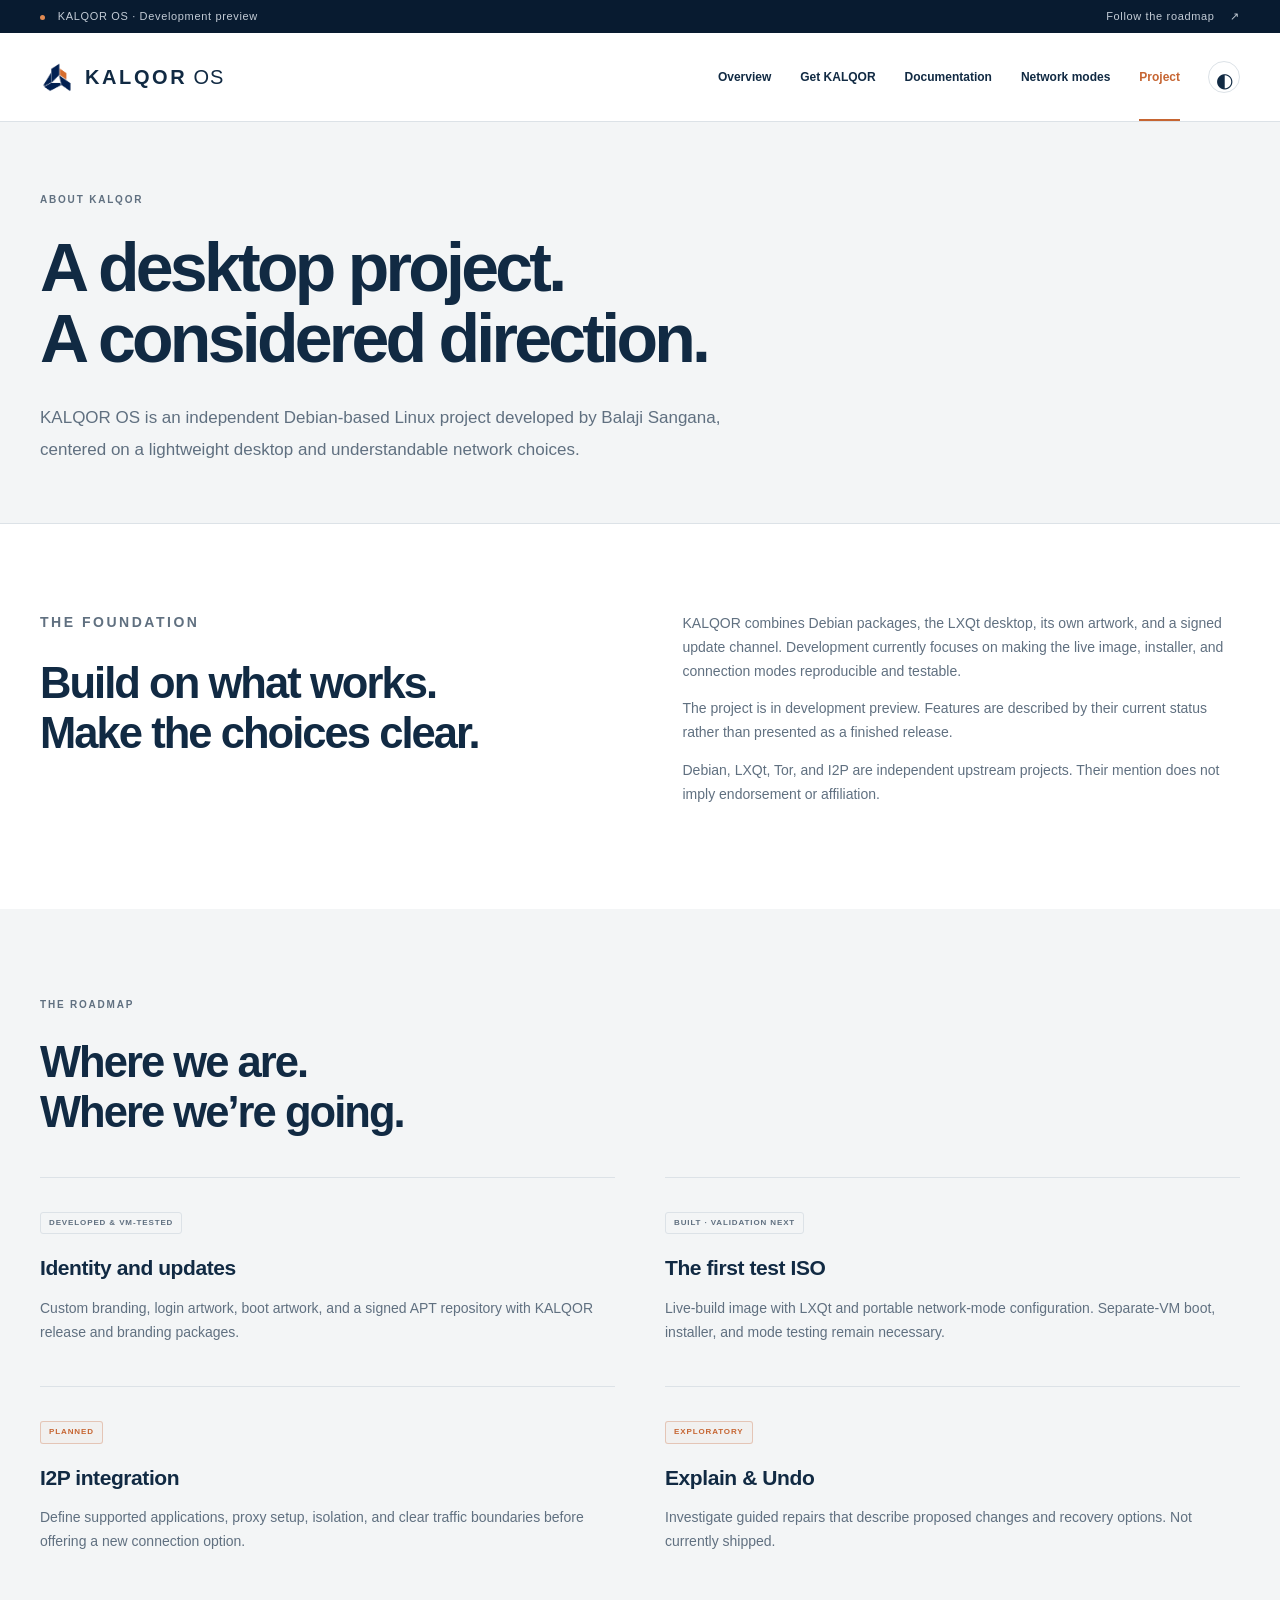
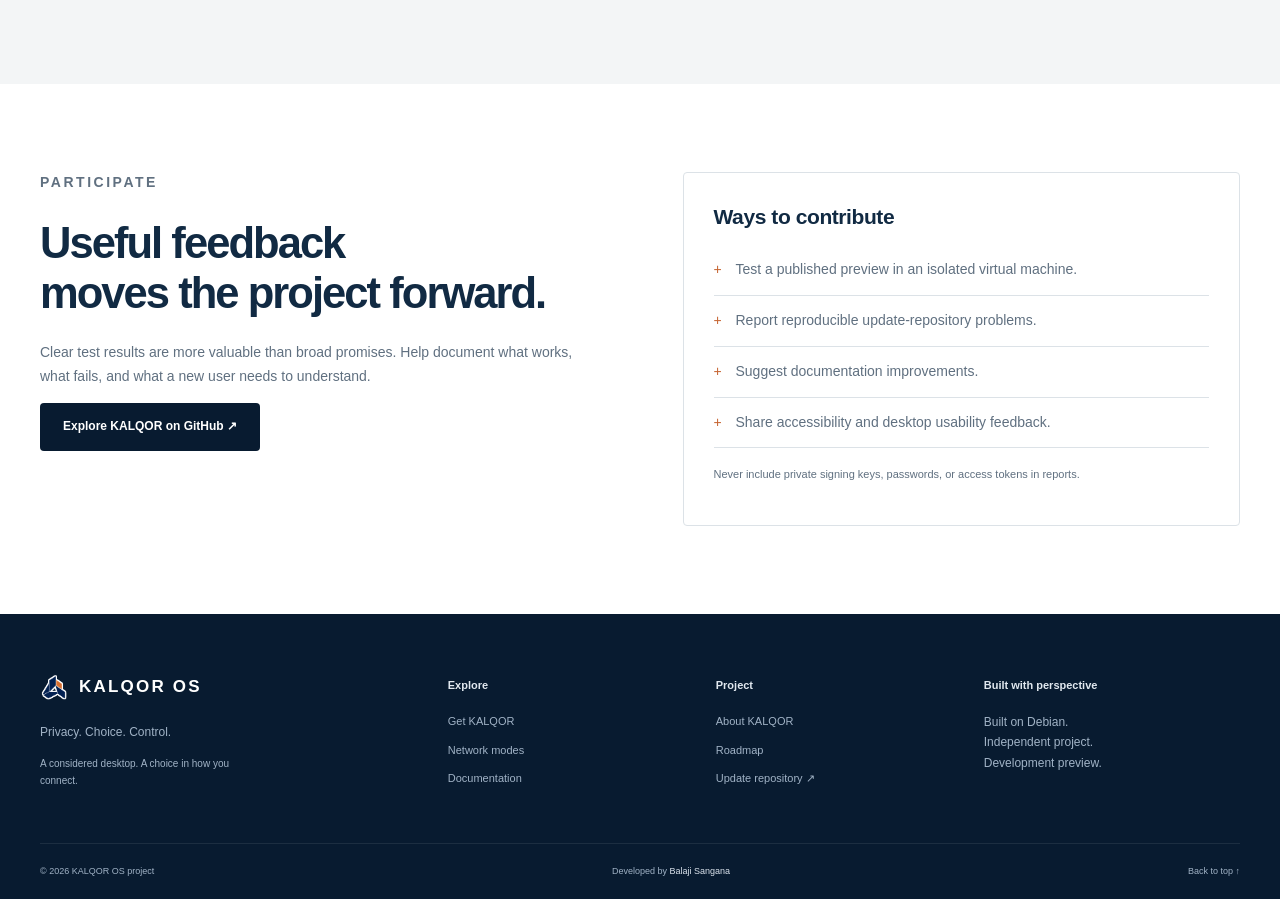
<file: project.html>
<!doctype html><html lang="en"><head><meta charset="utf-8"><meta name="viewport" content="width=device-width,initial-scale=1"><title>The project — KALQOR OS</title><meta name="description" content="KALQOR OS: a lightweight Debian-based Linux project with choice over how you connect. Privacy. Choice. Control."><meta name="theme-color" content="#081b30"><link rel="icon" type="image/svg+xml" href="assets/favicon.svg"><link rel="stylesheet" href="style.css"><script src="app.js" defer></script></head><body><a class="skip" href="#main">Skip to content</a><div class="utility"><div class="wrap"><span><i class="dot"></i> KALQOR OS · Development preview</span><a href="project.html#roadmap">Follow the roadmap <span>↗</span></a></div></div><header><div class="wrap nav"><a class="brand" href="index.html" aria-label="KALQOR OS home"><img src="assets/kalqor-logo.png" alt=""><span>KALQOR<span class="brand-os"> OS</span></span></a><button class="menu" aria-expanded="false" aria-controls="navigation">Menu ☰</button><nav id="navigation" aria-label="Main navigation"><a href="index.html" >Overview</a><a href="download.html" >Get KALQOR</a><a href="docs.html" >Documentation</a><a href="network.html" >Network modes</a><a href="project.html" aria-current="page">Project</a></nav><button class="theme" aria-label="Switch color theme" title="Switch color theme">◐</button></div></header><main id="main"><section class="page-head"><div class="wrap"><p class="eyebrow">ABOUT KALQOR</p><h1>A desktop project.<br>A considered direction.</h1><p class="lead">KALQOR OS is an independent Debian-based Linux project developed by Balaji Sangana, centered on a lightweight desktop and understandable network choices.</p></div></section><section class="section"><div class="wrap two-col"><div><p class="eyebrow">THE FOUNDATION</p><h2>Build on what works.<br>Make the choices clear.</h2></div><div><p>KALQOR combines Debian packages, the LXQt desktop, its own artwork, and a signed update channel. Development currently focuses on making the live image, installer, and connection modes reproducible and testable.</p><p>The project is in development preview. Features are described by their current status rather than presented as a finished release.</p><p>Debian, LXQt, Tor, and I2P are independent upstream projects. Their mention does not imply endorsement or affiliation.</p></div></div></section><section class="section soft" id="roadmap"><div class="wrap"><p class="eyebrow">THE ROADMAP</p><h2>Where we are.<br>Where we’re going.</h2><div class="roadmap"><article><span class="badge">DEVELOPED & VM-TESTED</span><h3>Identity and updates</h3><p>Custom branding, login artwork, boot artwork, and a signed APT repository with KALQOR release and branding packages.</p></article><article><span class="badge">BUILT · VALIDATION NEXT</span><h3>The first test ISO</h3><p>Live-build image with LXQt and portable network-mode configuration. Separate-VM boot, installer, and mode testing remain necessary.</p></article><article><span class="badge planned">PLANNED</span><h3>I2P integration</h3><p>Define supported applications, proxy setup, isolation, and clear traffic boundaries before offering a new connection option.</p></article><article><span class="badge planned">EXPLORATORY</span><h3>Explain & Undo</h3><p>Investigate guided repairs that describe proposed changes and recovery options. Not currently shipped.</p></article></div></div></section><section class="section"><div class="wrap two-col"><div><p class="eyebrow">PARTICIPATE</p><h2>Useful feedback<br>moves the project forward.</h2><p>Clear test results are more valuable than broad promises. Help document what works, what fails, and what a new user needs to understand.</p><a class="button primary" href="https://github.com/kalqor-os">Explore KALQOR on GitHub ↗</a></div><div class="detail-panel"><h3>Ways to contribute</h3><ul class="check-list"><li>Test a published preview in an isolated virtual machine.</li><li>Report reproducible update-repository problems.</li><li>Suggest documentation improvements.</li><li>Share accessibility and desktop usability feedback.</li></ul><p class="caption">Never include private signing keys, passwords, or access tokens in reports.</p></div></div></section></main><footer><div class="wrap footer-top"><div><a class="brand" href="index.html"><img src="assets/kalqor-logo.png" alt=""><span>KALQOR OS</span></a><p>Privacy. Choice. Control.</p><small>A considered desktop. A choice in how you connect.</small></div><div><b>Explore</b><a href="download.html">Get KALQOR</a><a href="network.html">Network modes</a><a href="docs.html">Documentation</a></div><div><b>Project</b><a href="project.html">About KALQOR</a><a href="project.html#roadmap">Roadmap</a><a href="https://github.com/kalqor-os/kalqor-update">Update repository ↗</a></div><div><b>Built with perspective</b><p>Built on Debian.<br>Independent project.<br>Development preview.</p></div></div><div class="wrap footer-bottom"><span>© 2026 KALQOR OS project</span><span>Developed by <strong>Balaji Sangana</strong></span><a href="#main">Back to top ↑</a></div></footer><div class="toast" role="status" aria-live="polite"></div></body></html>
</file>
<file: style.css>
@charset "UTF-8";
:root{--ink:#112a43;--muted:#607080;--paper:#fff;--soft:#f3f5f6;--line:#dce2e7;--accent:#c66532;--navy:#081b30;--copper:#e18a52;--radius:4px;--shadow:0 25px 70px #05172c12;color-scheme:light}*{box-sizing:border-box}html{scroll-behavior:smooth;scroll-padding-top:105px}body{margin:0;background:var(--paper);color:var(--ink);font:16px/1.7 -apple-system,BlinkMacSystemFont,"Segoe UI",sans-serif}a{color:inherit;text-decoration:none}button,input{font:inherit}button,a,input,summary{outline-offset:5px}a:hover{color:var(--accent)}button{cursor:pointer}img{display:block;max-width:100%}.wrap{width:min(1220px,calc(100% - 80px));margin:auto}.skip{position:fixed;top:-80px;left:20px;background:var(--paper);padding:12px;z-index:99}.skip:focus{top:10px}.utility{background:var(--navy);color:#c3ccd6;font-size:11px;letter-spacing:.06em}.utility .wrap{display:flex;justify-content:space-between;align-items:center;min-height:33px}.dot{display:inline-block;width:5px;height:5px;background:#e18a52;border-radius:100%;margin-right:9px}.utility a{color:#c3ccd6}.utility a span{margin-left:12px}header{position:sticky;top:0;background:var(--paper);z-index:20;border-bottom:1px solid var(--line)}.nav{display:flex;align-items:center;gap:28px;height:88px}.brand{display:flex;align-items:center;gap:11px;font-size:20px;font-weight:780;letter-spacing:.13em;white-space:nowrap}.brand img{width:34px;height:36px;object-fit:contain}.brand-os{font-weight:400;letter-spacing:.04em}nav{margin-left:auto;display:flex;align-items:center;gap:29px}nav a{font-size:12px;font-weight:600;position:relative;white-space:nowrap}nav a[aria-current]{color:var(--accent)}nav a[aria-current]:after{content:"";position:absolute;height:2px;background:var(--accent);bottom:-34px;left:0;right:0}.theme{border:1px solid var(--line);border-radius:100%;width:32px;height:32px;background:transparent;color:var(--ink);font-size:20px;display:grid;place-items:center}.menu{display:none}.hero{padding:70px 0 76px;background:var(--paper)}.hero-grid{display:grid;grid-template-columns:1.04fr 1fr;gap:55px;align-items:center}.eyebrow{font-size:10px;font-weight:750;letter-spacing:.18em;color:var(--muted);margin:0 0 25px;line-height:1.5}.little-line{display:inline-block;width:26px;height:1px;background:var(--accent);vertical-align:middle;margin-right:10px}h1,h2,h3,p{margin-top:0}h1{font-size:clamp(50px,6.3vw,87px);font-weight:650;line-height:1.045;letter-spacing:-.055em;margin-bottom:28px}h1 em{font-style:normal;color:var(--accent)}.lead{font-size:17px;color:var(--muted);line-height:1.85;max-width:550px}.hero-copy .lead{max-width:460px}.actions{display:flex;gap:24px;align-items:center;flex-wrap:wrap;margin-top:32px}.button{display:inline-flex;align-items:center;justify-content:center;gap:25px;padding:14px 22px;border:1px solid transparent;border-radius:var(--radius);font-size:12px;font-weight:650;line-height:1.4;min-height:48px}.primary{background:var(--navy);color:white}.primary:hover{background:#204361;color:white}.text-link{font-size:12px;font-weight:650;border-bottom:1px solid var(--line);padding-bottom:5px}.hero-meta{display:flex;gap:17px;margin-top:43px;font-size:10px;color:var(--muted)}.hero-meta span+span{border-left:1px solid var(--line);padding-left:17px}.hero-art{background:#0a2039;position:relative;aspect-ratio:1.04;overflow:hidden;border-radius:5px;color:#9aafc4;box-shadow:var(--shadow)}.art-grid{position:absolute;inset:0;background-image:linear-gradient(#b2c9e30a 1px,transparent 1px),linear-gradient(90deg,#b2c9e30a 1px,transparent 1px);background-size:36px 36px;mask-image:radial-gradient(ellipse,#000 30%,transparent)}.hero-art:after{content:"";position:absolute;width:70%;height:70%;top:15%;left:15%;background:radial-gradient(#143d64,transparent 65%);pointer-events:none}.hero-emblem{position:absolute;z-index:2;width:53%;left:24%;top:22%;filter:drop-shadow(0 20px 40px #0005)}.orbit{position:absolute;border:1px solid #8babc429;border-radius:100%;inset:14%;transform:rotate(-25deg)}.orbit-two{inset:24% 8%;transform:rotate(40deg)}.art-coordinate{position:absolute;top:25px;left:28px;font:8px/1.5 monospace;letter-spacing:.12em}.art-label{position:absolute;z-index:3;font:9px/1.5 monospace;letter-spacing:.1em;padding:7px 10px;background:#0a2039;border:1px solid #33506b;border-radius:3px}.art-label small{font-size:7px;margin-left:5px;color:var(--copper)}.art-label.normal{left:9%;top:22%}.art-label.tor{right:8%;top:33%;color:#e9aa7c}.art-label.offline{left:8%;bottom:26%}.art-label.i2p{right:6%;bottom:23%;border-style:dashed}.art-bottom{position:absolute;bottom:22px;left:28px;right:28px;display:flex;justify-content:space-between;font:8px/1.6 monospace;letter-spacing:.1em}.art-plus{font-size:24px;font-weight:200}.release-strip{border-block:1px solid var(--line);background:var(--soft)}.release-strip .wrap{display:flex;gap:25px;align-items:center;padding-block:18px}.release-strip p{font-size:12px;color:var(--muted);margin:0;flex:1}.release-strip a{font-size:11px;font-weight:650;white-space:nowrap}.badge{display:inline-block;font-size:8px;line-height:1.6;font-weight:750;letter-spacing:.11em;padding:4px 8px;border:1px solid var(--line);border-radius:3px;color:var(--muted);white-space:nowrap}.planned{color:var(--accent);border-color:#c665324d;background:#c6653208}.section{padding:88px 0}.section-title{display:flex;justify-content:space-between;align-items:flex-end;gap:50px;margin-bottom:43px}.section-title p:not(.eyebrow){max-width:350px;font-size:14px;color:var(--muted);margin:0 0 5px}h2{font-size:clamp(30px,3.4vw,45px);line-height:1.15;font-weight:600;letter-spacing:-.045em;margin-bottom:23px}.section-title h2{margin:0}.section-title .eyebrow{margin-bottom:16px}.features{display:grid;grid-template-columns:repeat(3,1fr);border-top:1px solid var(--line)}.features article{padding:30px 34px 0 0}.features article+article{padding-left:34px;border-left:1px solid var(--line)}.feature-number{font:9px/1.7 monospace;letter-spacing:.1em;color:var(--accent)}h3{font-size:21px;line-height:1.3;font-weight:600;letter-spacing:-.02em;margin:20px 0 15px}.features p,.notes p,.steps p{font-size:13px;color:var(--muted)}.features a,.notes a>span:last-child{font-size:11px;font-weight:650}.desktop-section{padding:68px 0;background:var(--navy);color:#f6f8fa}.desktop-grid{display:grid;grid-template-columns:1.2fr 1fr;gap:80px;align-items:center}.desktop-grid p:not(.eyebrow){font-size:14px;color:#a9bacb}.desktop-grid .eyebrow{color:#db9b73}.wallpaper-frame{position:relative;border:1px solid #526276;border-radius:6px;overflow:hidden;box-shadow:0 20px 55px #0004}.wallpaper-frame img{width:100%;aspect-ratio:1.6;object-fit:cover}.wallpaper-frame span{display:block;background:#10273f;padding:11px 16px;font:8px monospace;letter-spacing:.08em;color:#a9bacb}.caption{font-size:11px!important;color:var(--muted);margin-top:17px}.mode-demo{border:1px solid var(--line);border-radius:var(--radius);overflow:hidden}.mode-tabs{display:flex;border-bottom:1px solid var(--line);background:var(--soft)}.mode-tabs button{flex:1;padding:18px 24px;border:0;border-right:1px solid var(--line);background:none;text-align:left;color:var(--muted);font-size:13px;font-weight:600;display:flex;justify-content:space-between;align-items:center}.mode-tabs button:last-child{border-right:0}.mode-tabs button span{font:8px monospace;letter-spacing:.05em}.mode-tabs button[aria-selected=true]{background:var(--paper);color:var(--accent);box-shadow:inset 0 -2px var(--accent)}#mode-panel{padding:40px}.route{display:flex;align-items:center;gap:18px;padding:15px 20px 40px}.route>span{font:9px monospace;letter-spacing:.1em;border:1px solid var(--line);padding:14px 18px;white-space:nowrap}.route-device{color:var(--accent)}.route-line{height:1px;flex:1;min-width:15px;background:var(--line);position:relative}.route-line:after{content:"";width:5px;height:5px;background:var(--accent);position:absolute;right:0;top:-2px;border-radius:100%}.route.blocked .route-line{background:repeating-linear-gradient(90deg,var(--line) 0 4px,transparent 4px 8px)}.route.planning{opacity:.8}.mode-copy{display:grid;grid-template-columns:1fr 1.1fr;gap:40px;border-top:1px solid var(--line);padding-top:28px}.mode-copy h3{margin:12px 0 0}.mode-description{font-size:13px;color:var(--muted);margin:0}.project-notes{padding-top:15px}.notes{display:grid;grid-template-columns:repeat(3,1fr);gap:24px}.notes>a{padding:28px;border:1px solid var(--line);border-radius:var(--radius);transition:transform .2s,border-color .2s}.notes>a:hover{transform:translateY(-3px);border-color:var(--accent);color:var(--ink)}.notes h3{margin-top:23px}.notes p{min-height:85px}.closing{padding:76px 0;background:var(--soft);border-top:1px solid var(--line)}.closing .wrap{position:relative}.closing .button{position:absolute;right:0;bottom:6px}.closing h2{margin:0}.page-head{padding:70px 0 58px;border-bottom:1px solid var(--line);background:var(--soft)}.page-head h1{font-size:clamp(45px,5.4vw,68px)}.page-head .lead{max-width:710px;margin-bottom:0}.two-col{display:grid;grid-template-columns:1fr 1fr;gap:85px;align-items:start}.two-col p{color:var(--muted);font-size:14px}.download-card{background:var(--navy);color:#f5f7fa;padding:40px;border-radius:5px}.download-card h2{margin-top:28px}.download-card p{color:#aebccc}.download-card .badge{color:#dba27d;border-color:#b47c554f}.download-card dl{margin:28px 0}.download-card dl>div{display:flex;justify-content:space-between;gap:20px;border-top:1px solid #ffffff20;padding:13px 0;font-size:11px}.download-card dt{color:#aebccc}.download-card dd{margin:0;text-align:right}.unavailable{color:#c9d2dc;border-color:#ffffff30;background:#ffffff08;cursor:not-allowed;width:100%;font-size:11px;margin-bottom:20px}.download-card>.text-link{color:white}.check-list{padding:0;list-style:none;font-size:14px;color:var(--muted)}.check-list li{padding:13px 0 13px 22px;border-bottom:1px solid var(--line);position:relative}.check-list li:before{content:"+";position:absolute;left:0;color:var(--accent)}.callout{padding:18px 20px;border-left:2px solid var(--accent);background:var(--soft);color:var(--muted);font-size:12px;margin-top:25px}.soft{background:var(--soft)}.steps{display:grid;grid-template-columns:repeat(3,1fr);gap:45px;margin-top:40px}.steps article>span{font:12px monospace;color:var(--accent)}.narrow{max-width:820px}.narrow>p{color:var(--muted);font-size:14px}pre{position:relative;white-space:pre-wrap;overflow-wrap:anywhere;background:var(--navy);color:#dce6f0;padding:25px 75px 25px 25px;border-radius:4px;margin:25px 0;font:12px/1.9 ui-monospace,SFMono-Regular,Consolas,monospace}.copy{position:absolute;right:12px;top:12px;background:#fff1;border:1px solid #fff3;color:#cbd7e3;border-radius:3px;font-size:10px;padding:4px 8px}.table-scroll{overflow:auto}table{border-collapse:collapse;width:100%;text-align:left;font-size:13px;min-width:720px}caption{text-align:left;font-size:11px;color:var(--muted);margin-bottom:20px}th,td{padding:22px 20px;border-bottom:1px solid var(--line);vertical-align:top}thead{background:var(--soft);font-size:10px;text-transform:uppercase;letter-spacing:.08em}tbody td{color:var(--muted)}tbody th{font-size:17px;width:14%}tbody td:nth-child(3){width:40%}.detail-panel{border:1px solid var(--line);border-radius:4px;padding:30px}.detail-panel h3{margin-top:0}.i2p-feature{display:grid;grid-template-columns:.8fr 1fr;gap:100px;align-items:center}.i2p-feature h2{margin-top:24px}.i2p-feature p:not(.lead){font-size:14px;color:var(--muted)}.i2p-symbol{position:relative;min-height:350px;display:grid;place-items:center;background:var(--soft);border-radius:4px;overflow:hidden}.i2p-symbol span{font-size:90px;letter-spacing:-.1em;font-weight:300;color:var(--accent);z-index:2}.i2p-symbol i{position:absolute;width:230px;height:230px;border:1px solid var(--line);border-radius:100%;transform:translateX(-60px)}.i2p-symbol i:nth-of-type(2){transform:translateX(60px)}.i2p-symbol i:nth-of-type(3){width:330px;height:160px;transform:rotate(-35deg)}details{border-bottom:1px solid var(--line);padding:22px 0}summary{font-size:15px;font-weight:600;cursor:pointer}details p{font-size:13px;color:var(--muted);margin-top:14px;margin-bottom:0}.docs-grid{display:grid;grid-template-columns:230px 1fr;gap:70px}.docs-nav{position:sticky;top:120px;align-self:start;display:flex;flex-direction:column;gap:12px}.docs-nav label{font-size:11px;font-weight:600}.docs-nav input{min-width:0;width:100%;background:var(--paper);border:1px solid var(--line);color:var(--ink);padding:10px 12px;font-size:12px;border-radius:3px;margin-bottom:12px}.docs-nav a{font-size:12px}.docs-nav p{border-top:1px solid var(--line);padding-top:20px;margin-top:20px;color:var(--muted);font-size:10px}.docs-content article{padding-bottom:40px;margin-bottom:42px;border-bottom:1px solid var(--line);scroll-margin-top:120px}.docs-content article h2{font-size:30px;margin-top:15px}.docs-content article p{font-size:14px;color:var(--muted)}.docs-content article a{font-size:12px;color:var(--accent)}.roadmap{display:grid;grid-template-columns:1fr 1fr;gap:0 50px;margin-top:40px}.roadmap article{border-top:1px solid var(--line);padding:28px 0}.roadmap p{font-size:14px;color:var(--muted)}footer{background:var(--navy);color:#a1b3c6;padding:55px 0 0}.footer-top{display:grid;grid-template-columns:1.6fr 1fr 1fr 1.1fr;gap:35px;padding-bottom:45px}.footer-top .brand{color:white;font-size:17px}.footer-top .brand img{width:28px}.footer-top p{font-size:12px;margin-top:17px;margin-bottom:12px}.footer-top small{font-size:10px;display:block;max-width:210px}.footer-top b{display:block;color:#e1e8ef;font-size:11px;margin:7px 0 17px}.footer-top>div>a:not(.brand){display:block;font-size:11px;margin-bottom:10px}.footer-bottom{border-top:1px solid #ffffff15;padding-block:20px;display:flex;justify-content:space-between;gap:20px;font-size:9px}.footer-bottom strong{font-weight:500;color:#dce4ed}.toast{position:fixed;bottom:25px;left:50%;transform:translate(-50%,20px);background:var(--navy);color:white;padding:10px 20px;border-radius:4px;opacity:0;pointer-events:none;z-index:40;font-size:12px;transition:.2s}.toast.show{transform:translate(-50%,0);opacity:1}[hidden]{display:none!important}html[data-theme=dark]{--ink:#e0e8ef;--muted:#9aabbc;--paper:#0c1d2e;--soft:#11263b;--line:#2b4053;--accent:#e59a67;color-scheme:dark}html[data-theme=dark] .primary{background:#d58753;color:#081b30}html[data-theme=dark] .brand img{filter:drop-shadow(0 0 1px #ffffff90)}@media(min-width:1500px){.hero{padding-top:90px;padding-bottom:90px}}@media(max-width:1050px){.wrap{width:calc(100% - 48px)}nav{gap:18px}.nav{gap:18px}.brand{font-size:17px}.hero-grid{gap:30px}.hero-copy .lead{font-size:15px}.actions{gap:18px}.desktop-grid{gap:40px}.hero-meta{gap:10px;font-size:9px}.hero-meta span+span{padding-left:10px}.two-col{gap:45px}.i2p-feature{gap:50px}}@media(max-width:800px){.nav{height:72px}.menu{display:block;margin-left:auto;border:0;background:none;color:var(--ink);font-size:12px}.nav nav{display:none;position:absolute;left:0;right:0;top:72px;background:var(--paper);padding:25px;box-shadow:0 15px 25px #0001;flex-direction:column;align-items:flex-start;gap:20px;border-bottom:1px solid var(--line)}.nav nav.open{display:flex}nav a[aria-current]:after{display:none}.hero-grid{grid-template-columns:1fr 1fr;gap:20px}.hero h1{font-size:57px}.hero .lead{font-size:14px}.hero-meta{flex-wrap:wrap;gap:8px}.hero-art{aspect-ratio:.85}.art-label{font-size:7px;padding:5px}.art-label.i2p{bottom:20%;right:4%}.art-coordinate{font-size:6px;left:15px}.art-bottom{left:15px;right:15px;font-size:6px}.hero{padding:50px 0}.release-strip .wrap{gap:15px;flex-wrap:wrap}.release-strip p{min-width:60%;font-size:11px}.section{padding:60px 0}.section-title{gap:30px}.section-title p:not(.eyebrow){max-width:250px;font-size:12px}.features article{padding-right:20px}.features article+article{padding-left:20px}.features h3,.notes h3{font-size:18px}.features p,.notes p{font-size:12px}.desktop-grid{gap:30px}.desktop-grid h2{font-size:31px}.desktop-grid p:not(.eyebrow){font-size:12px}.mode-tabs button{padding:15px}.route{gap:10px;padding-inline:0}.route>span{padding:12px;font-size:8px}.mode-copy{gap:25px}.notes{gap:15px}.notes>a{padding:20px}.notes p{min-height:110px}.footer-top{grid-template-columns:1.5fr 1fr 1fr}.footer-top>div:last-child{display:none}.docs-grid{grid-template-columns:180px 1fr;gap:35px}.download-card{padding:28px}.download-card dl>div{flex-direction:column;gap:3px}.download-card dd{text-align:left}.two-col{gap:35px}.i2p-feature{gap:35px}.page-head{padding:50px 0}.closing .button{position:static;margin-top:25px}.section-title>.text-link{white-space:nowrap}}@media(max-width:600px){.wrap{width:calc(100% - 36px)}.utility .wrap{font-size:9px}.utility a{font-size:9px}.hero-grid{grid-template-columns:1fr;gap:40px}.hero h1{font-size:68px}.hero-copy .lead{font-size:16px;max-width:100%}.hero-art{aspect-ratio:1.15}.hero-meta{margin-top:28px;font-size:10px}.hero-art .art-label{font-size:9px}.art-coordinate{font-size:8px;top:20px}.art-bottom{font-size:8px}.hero-emblem{width:47%;left:27%;top:19%}.art-label.i2p{bottom:22%}.section-title{display:block;margin-bottom:30px}.section-title p:not(.eyebrow){max-width:100%;margin-top:23px}.section-title>.text-link{display:inline-block;margin-top:23px}h2{font-size:34px}.features{grid-template-columns:1fr}.features article,.features article+article{border:0;border-bottom:1px solid var(--line);padding:25px 0}.features h3{font-size:22px;margin-top:15px}.features p{font-size:14px}.features a{font-size:12px}.desktop-grid,.two-col,.i2p-feature{grid-template-columns:1fr;gap:35px}.desktop-grid h2{font-size:34px}.desktop-grid p:not(.eyebrow){font-size:14px}.desktop-section{padding:45px 0}.mode-tabs button{font-size:11px;padding:14px 10px;display:block}.mode-tabs button span{display:block;font-size:7px;margin-top:4px}#mode-panel{padding:22px}.route{gap:7px;padding-bottom:25px}.route>span{padding:10px 6px;font-size:7px;letter-spacing:.01em}.route-line{min-width:8px}.mode-copy{grid-template-columns:1fr;gap:20px}.notes{grid-template-columns:1fr}.notes p{min-height:0;font-size:14px}.notes h3{font-size:22px}.notes>a{padding:25px}.section{padding:50px 0}.project-notes{padding-top:5px}.footer-top{grid-template-columns:1fr 1fr;gap:25px}.footer-top>div:first-child{grid-column:1/-1}.footer-bottom{flex-wrap:wrap;gap:10px}.footer-bottom span{width:100%}.steps{grid-template-columns:1fr;gap:20px}.steps p{font-size:14px}.page-head h1{font-size:48px}.page-head .lead{font-size:15px}.docs-grid{grid-template-columns:1fr;gap:35px}.docs-nav{position:static;display:grid;grid-template-columns:1fr 1fr;gap:10px}.docs-nav label,.docs-nav input{grid-column:1/-1}.docs-nav p{display:none}.docs-content article h2{font-size:28px}.roadmap{grid-template-columns:1fr}.i2p-symbol{min-height:260px}.download-card h2{font-size:36px}.download-card dl>div{flex-direction:row}.download-card dl>div dd{text-align:right}.release-strip a{margin-left:auto}.release-strip p{flex-basis:70%}.closing{padding:50px 0}}@media(prefers-reduced-motion:reduce){html{scroll-behavior:auto}*,*:before,*:after{transition:none!important;animation:none!important}}

/* Thin outline follows the logo silhouette; the background stays transparent. */
.brand img,.footer-top .brand img,.hero-emblem{background:transparent;border:0;padding:0;border-radius:0;filter:drop-shadow(1px 0 0 #fff) drop-shadow(-1px 0 0 #fff) drop-shadow(0 1px 0 #fff) drop-shadow(0 -1px 0 #fff)!important}
</file>
